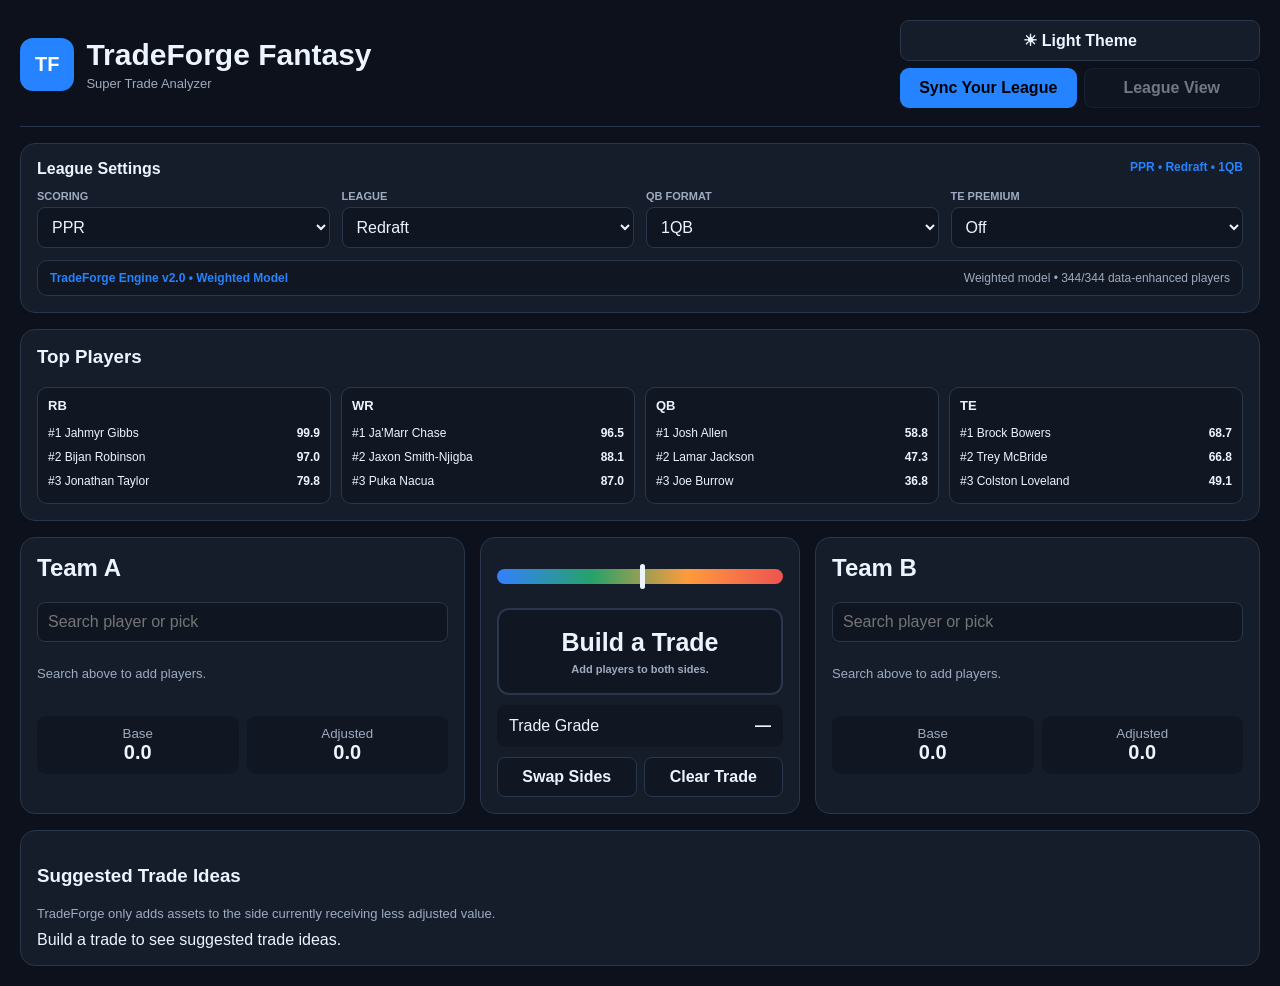
<file: index.html>
<!DOCTYPE html>
<html lang="en" data-theme="dark">
<head>
<meta charset="UTF-8">
<meta name="viewport" content="width=device-width,initial-scale=1">
<title>TradeForge Fantasy</title>

<style>
*{box-sizing:border-box}
:root{--bg:#f4f7fb;--card:#fff;--card2:#eef3f9;--text:#142033;--muted:#68778c;--border:#d8e1ee;--blue:#1976ff;--input:#fff;--sync:#fff}
html[data-theme="dark"]{--bg:#0c111b;--card:#151d2a;--card2:#101722;--text:#eef4ff;--muted:#9eabc0;--border:#29364b;--blue:#2583ff;--input:#0f1622;--sync:#000}
body{margin:0;background:var(--bg);color:var(--text);font-family:Arial,sans-serif}
button,input,select{font:inherit}
button{cursor:pointer}
.wrap{max-width:1400px;margin:auto;padding:20px}
header{display:flex;justify-content:space-between;align-items:center;border-bottom:1px solid var(--border);padding-bottom:18px}
.brand{display:flex;align-items:center;gap:12px}
.logo{background:var(--blue);color:#fff;font-weight:900;font-size:20px;padding:15px;border-radius:13px}
h1{margin:0;font-size:30px}
.sub{color:var(--muted);font-size:13px;margin-top:4px}
.header-buttons{display:flex;flex-direction:column;gap:7px;width:360px}
.header-buttons button{padding:10px;border-radius:9px;font-weight:800}
.sync-actions{display:grid;grid-template-columns:1fr 1fr;gap:7px}
#theme-toggle,#league-view-button{background:var(--card);color:var(--text);border:1px solid var(--border)}
#sync-button{background:var(--blue);color:var(--sync);border:0}
#league-view-button:disabled{opacity:.45;cursor:not-allowed}
.card,.team,.result-card{background:var(--card);border:1px solid var(--border);border-radius:15px;padding:16px;margin-top:16px}
.settings{display:grid;grid-template-columns:repeat(4,1fr);gap:12px}
.setting{display:flex;flex-direction:column;gap:5px}
.setting span{font-size:11px;font-weight:800;color:var(--muted)}
select,input{width:100%;padding:10px;border-radius:8px;border:1px solid var(--border);background:var(--input);color:var(--text)}
.settings-title{display:flex;justify-content:space-between;gap:10px;margin-bottom:12px;font-weight:900}
#mode-label,#sleeper-mode-label{color:var(--blue);font-size:12px}
.engine-strip{display:flex;justify-content:space-between;gap:12px;align-items:center;margin-top:12px;padding:10px 12px;border:1px solid var(--border);border-radius:10px;background:var(--card2);font-size:12px}
.engine-strip strong{color:var(--blue)}
.engine-strip span{color:var(--muted);text-align:right}
.top-grid{display:grid;grid-template-columns:repeat(4,1fr);gap:10px}
.top-box{background:var(--card2);border:1px solid var(--border);border-radius:10px;padding:10px}
.top-box h3{margin:0 0 8px;font-size:13px}
.top-row{display:flex;justify-content:space-between;font-size:12px;padding:5px 0}
.trade-grid{display:grid;grid-template-columns:1fr 320px 1fr;gap:15px;margin-top:16px}
.team{margin-top:0}
.team h2{margin-top:0}
.search-wrap{position:relative}
.results{display:none;position:absolute;left:0;right:0;top:46px;background:var(--card);border:1px solid var(--border);border-radius:9px;z-index:20;max-height:320px;overflow:auto}
.results.show{display:block}
.result-item{padding:9px;border-bottom:1px solid var(--border);cursor:pointer;display:flex;justify-content:space-between;gap:10px}
.result-item:hover{background:var(--card2)}
.player{display:grid;grid-template-columns:1fr auto auto;gap:8px;align-items:center;padding:10px 0;border-bottom:1px solid var(--border)}
.player small,.roster-player small{display:block;color:var(--muted);margin-top:3px}
.remove{border:1px solid var(--border);background:var(--card2);color:var(--text);border-radius:6px}
.totals{display:grid;grid-template-columns:1fr 1fr;gap:8px;margin-top:15px}
.total{background:var(--card2);padding:10px;border-radius:9px;text-align:center}
.total small{display:block;color:var(--muted)}
.total strong{font-size:20px}
.result-card{margin-top:0}
.meter{height:15px;background:linear-gradient(90deg,#3380ff,#26a269,#ff9b3d,#ef5350);border-radius:20px;position:relative;margin:15px 0 24px}
#marker,#sleeper-marker{position:absolute;width:5px;height:25px;background:var(--text);top:-5px;left:50%;border-radius:3px;transition:.2s}
#verdict,#sleeper-verdict{padding:18px;text-align:center;font-size:25px;font-weight:900;border:2px solid var(--border);border-radius:12px;background:var(--card2)}
#verdict small,#sleeper-verdict small{display:block;font-size:11px;color:var(--muted);margin-top:6px}
#verdict.fair,#sleeper-verdict.fair{border-color:#22a06b}
#verdict.slight,#sleeper-verdict.slight{border-color:#e3a008}
#verdict.adv,#sleeper-verdict.adv{border-color:#e87722}
#verdict.major,#sleeper-verdict.major{border-color:#d64545}
.grade{display:flex;justify-content:space-between;padding:12px;background:var(--card2);border-radius:9px;margin-top:10px}
.actions{display:grid;grid-template-columns:1fr 1fr;gap:7px;margin-top:10px}
.actions button,.close{padding:10px;border-radius:8px;border:1px solid var(--border);background:var(--card2);color:var(--text);font-weight:800}
.suggestion{background:var(--card2);border:1px solid var(--border);border-radius:8px;padding:9px;margin-top:7px;font-size:12px}
#sleeper-bar{display:none;border-color:var(--blue)}
.sync-grid{display:grid;grid-template-columns:1fr 1fr;gap:10px;margin-top:12px}
.primary{background:var(--blue);color:#fff;border:0;width:100%;margin-top:10px;padding:10px;border-radius:8px;font-weight:800}
.modal-bg{display:none;position:fixed;inset:0;background:#000b;z-index:100;align-items:center;justify-content:center;padding:15px}
.modal-bg.show{display:flex}
.modal{width:min(550px,100%);background:var(--card);padding:20px;border-radius:15px}
.modal-head{display:flex;justify-content:space-between;gap:10px}
.modal h2{margin-top:0}
#league-wrap{display:none;margin-top:12px}
#status{font-size:12px;color:var(--muted);margin-top:10px}
.page-hidden{display:none!important}
.league-toolbar{display:flex;justify-content:space-between;align-items:center;gap:15px;margin-bottom:16px}
.league-toolbar h2{margin:0}
.league-view-grid{display:grid;grid-template-columns:1fr 1fr;gap:16px}
.roster-card{background:var(--card2);border:1px solid var(--border);border-radius:14px;padding:16px}
.roster-title{display:flex;justify-content:space-between;gap:10px;align-items:flex-start;padding-bottom:12px;border-bottom:1px solid var(--border)}
.roster-title h3{margin:4px 0 0}
.roster-meta{color:var(--muted);font-size:12px}
.roster-list{margin-top:8px}
.roster-player{display:grid;grid-template-columns:1fr auto;gap:10px;align-items:center;padding:11px 0;border-bottom:1px solid var(--border)}
.roster-player:last-child{border-bottom:0}
.roster-value{font-weight:900}
.not-valued{font-size:10px;color:var(--muted)}

@media(max-width:900px){
.trade-grid{grid-template-columns:1fr}
.top-grid,.settings{grid-template-columns:1fr 1fr}
}

@media(max-width:550px){
header{display:block}
.header-buttons{width:100%;margin-top:15px}
.top-grid,.settings,.sync-grid,.league-view-grid{grid-template-columns:1fr}
.league-toolbar{display:block}
.league-toolbar button{width:100%;margin-top:12px}
}
</style>
</head>

<body>

<div class="wrap">

<header>
<div class="brand">
<div class="logo">TF</div>
<div>
<h1>TradeForge Fantasy</h1>
<div class="sub">Super Trade Analyzer</div>
</div>
</div>

<div class="header-buttons">
<button id="theme-toggle">☀ Light Theme</button>
<div class="sync-actions">
<button id="sync-button">Sync Your League</button>
<button id="league-view-button" disabled>League View</button>
</div>
</div>
</header>


<main id="analyzer-page">

<section class="card">
<div class="settings-title">
<span>League Settings</span>
<span id="mode-label"></span>
</div>

<div class="settings">

<label class="setting">
<span>SCORING</span>
<select id="scoring">
<option value="ppr">PPR</option>
<option value="half">0.5 PPR</option>
<option value="standard">No PPR</option>
</select>
</label>

<label class="setting">
<span>LEAGUE</span>
<select id="league">
<option value="redraft">Redraft</option>
<option value="keeper">Keeper</option>
<option value="dynasty">Dynasty</option>
</select>
</label>

<label class="setting">
<span>QB FORMAT</span>
<select id="qb">
<option value="oneqb">1QB</option>
<option value="superflex">Superflex</option>
</select>
</label>

<label class="setting">
<span>TE PREMIUM</span>
<select id="tep">
<option value="off">Off</option>
<option value="half">+0.5 PPR</option>
<option value="full">+1.0 PPR</option>
</select>
</label>

</div>

<div class="engine-strip">
<strong>TradeForge Engine v2.0 • Weighted Model</strong>
<span id="engine-status">Baseline mode</span>
</div>
</section>


<section class="card">
<h3 style="margin-top:0">Top Players</h3>

<div class="top-grid">
<div class="top-box"><h3>RB</h3><div id="top-rb"></div></div>
<div class="top-box"><h3>WR</h3><div id="top-wr"></div></div>
<div class="top-box"><h3>QB</h3><div id="top-qb"></div></div>
<div class="top-box"><h3>TE</h3><div id="top-te"></div></div>
</div>
</section>


<div class="trade-grid">

<section class="team">
<h2>Team A</h2>

<div class="search-wrap">
<input id="search-a" placeholder="Search player or pick" autocomplete="off">
<div id="results-a" class="results"></div>
</div>

<div id="team-a"></div>

<div class="totals">
<div class="total">
<small>Base</small>
<strong id="base-a">0.0</strong>
</div>

<div class="total">
<small>Adjusted</small>
<strong id="adj-a">0.0</strong>
</div>
</div>
</section>


<section class="result-card">
<div class="meter"><div id="marker"></div></div>

<div id="verdict">
Build a Trade
<small>Add players to both sides.</small>
</div>

<div class="grade">
<span>Trade Grade</span>
<strong id="grade">—</strong>
</div>

<div class="actions">
<button id="swap">Swap Sides</button>
<button id="clear">Clear Trade</button>
</div>
</section>


<section class="team">
<h2>Team B</h2>

<div class="search-wrap">
<input id="search-b" placeholder="Search player or pick" autocomplete="off">
<div id="results-b" class="results"></div>
</div>

<div id="team-b"></div>

<div class="totals">
<div class="total">
<small>Base</small>
<strong id="base-b">0.0</strong>
</div>

<div class="total">
<small>Adjusted</small>
<strong id="adj-b">0.0</strong>
</div>
</div>
</section>

</div>


<section class="card">
<h3>Suggested Trade Ideas</h3>

<div class="sub" style="margin-bottom:10px;">
TradeForge only adds assets to the side currently receiving less adjusted value.
</div>

<div id="trade-ideas">
Build a trade to see suggested trade ideas.
</div>
</section>

</main>


<main id="league-page" class="page-hidden">

<section class="card">
<div class="league-toolbar">
<div>
<h2>League View</h2>
<div id="league-page-name" class="sub"></div>
</div>

<button id="back-to-analyzer" class="close">
← Back to Trade Analyzer
</button>
</div>
</section>


<section id="sleeper-bar" class="card">

<div class="settings-title">
<div>
<strong id="sleeper-name">Sleeper League</strong>
<div id="sleeper-info" class="sub"></div>
</div>

<span id="sleeper-mode-label"></span>
</div>


<div class="sync-grid">

<label class="setting">
<span>TEAM A ROSTER</span>
<select id="sleeper-roster-a"></select>
</label>

<label class="setting">
<span>TEAM B ROSTER</span>
<select id="sleeper-roster-b"></select>
</label>

</div>

<button id="disconnect" class="close" style="margin-top:10px">
Disconnect Sleeper
</button>

</section>


<section class="card">

<div class="settings-title">
<span>Sleeper Trade Calculator</span>
<span class="sub">
Uses selected Sleeper rosters; dynasty leagues also include future-pick values
</span>
</div>


<div class="trade-grid">

<section class="team">
<h2>Team A</h2>

<div class="search-wrap">
<input id="sleeper-search-a" placeholder="Search Team A roster" autocomplete="off">
<div id="sleeper-results-a" class="results"></div>
</div>

<div id="sleeper-team-a"></div>

<div class="totals">
<div class="total">
<small>Base</small>
<strong id="sleeper-base-a">0.0</strong>
</div>

<div class="total">
<small>Adjusted</small>
<strong id="sleeper-adj-a">0.0</strong>
</div>
</div>
</section>


<section class="result-card">
<div class="meter"><div id="sleeper-marker"></div></div>

<div id="sleeper-verdict">
Build a Trade
<small>Add players from the synced rosters.</small>
</div>

<div class="grade">
<span>Trade Grade</span>
<strong id="sleeper-grade">—</strong>
</div>

<div class="actions">
<button id="sleeper-swap">Swap Sides</button>
<button id="sleeper-clear">Clear Trade</button>
</div>
</section>


<section class="team">
<h2>Team B</h2>

<div class="search-wrap">
<input id="sleeper-search-b" placeholder="Search Team B roster" autocomplete="off">
<div id="sleeper-results-b" class="results"></div>
</div>

<div id="sleeper-team-b"></div>

<div class="totals">
<div class="total">
<small>Base</small>
<strong id="sleeper-base-b">0.0</strong>
</div>

<div class="total">
<small>Adjusted</small>
<strong id="sleeper-adj-b">0.0</strong>
</div>
</div>
</section>

</div>


<section class="card">
<h3>Suggested Trade Ideas</h3>

<div class="sub" style="margin-bottom:10px;">
TradeForge suggests additional assets from the lower-value team's own roster to add to its side of the trade.
</div>

<div id="sleeper-trade-ideas">
Build a Sleeper trade to see suggested trade ideas.
</div>
</section>

</section>


<section class="card">

<div class="league-view-grid">

<section class="roster-card">

<div class="roster-title">
<div>
<div class="roster-meta">YOUR TEAM</div>
<h3 id="my-team-name">Your Team</h3>
</div>

<div id="my-team-meta" class="roster-meta"></div>
</div>

<div id="my-team-roster" class="roster-list"></div>

</section>


<section class="roster-card">

<label class="setting">
<span>COMPARE WITH TEAM</span>
<select id="opponent-select"></select>
</label>

<div class="roster-title" style="margin-top:15px">
<div>
<div class="roster-meta">OTHER TEAM</div>
<h3 id="opponent-team-name">Team</h3>
</div>

<div id="opponent-team-meta" class="roster-meta"></div>
</div>

<div id="opponent-team-roster" class="roster-list"></div>

</section>

</div>

</section>

</main>

</div>


<div id="modal" class="modal-bg">

<div class="modal">

<div class="modal-head">
<div>
<h2>Sync Your Sleeper League</h2>
<div class="sub">Enter your Sleeper username. No password is needed.</div>
</div>

<button id="modal-close" class="close">×</button>
</div>

<input id="username" placeholder="Sleeper username" autocomplete="off">

<button id="find-leagues" class="primary">
Find My Leagues
</button>

<div id="league-wrap">
<select id="league-picker"></select>

<button id="connect-league" class="primary">
Sync Selected League
</button>
</div>

<div id="status" aria-live="polite"></div>

</div>

</div>


<script>

let teamA=[];
let teamB=[];

let scoringMode="ppr";
let leagueMode="redraft";
let qbMode="oneqb";
let tePremiumMode="off";

let sleeperTeamA=[];
let sleeperTeamB=[];

let sleeperScoringMode="ppr";
let sleeperLeagueMode="redraft";
let sleeperQbMode="oneqb";
let sleeperTePremiumMode="off";

let sleeperCalculationContext=false;

let sleeperUser=null;
let syncedLeague=null;
let syncedRosters=[];
let syncedUsers=[];
let sleeperPlayers={};

let sleeperRosterA="";
let sleeperRosterB="";

let sleeperTrendMarket={};
let sleeperIdByName={};

let tradeForgeFeedMeta=null;


const SUPERSTAR_FACTOR=1.00;

const PACKAGE_WEIGHTS=[
1.00,
0.95,
0.90,
0.85,
0.80,
0.80,
0.80,
0.80
];


const multipliers={
RB:{ppr:1,half:.98,standard:.95},
WR:{ppr:1,half:.96,standard:.91},
TE:{ppr:1,half:.95,standard:.89},
QB:{ppr:1,half:1,standard:1},
K:{ppr:1,half:1,standard:1},
DST:{ppr:1,half:1,standard:1}
};


/* =========================================================
   PLAYER DATABASE
   ========================================================= */

const playerDatabase=[

{rank:1,pos:"RB",name:"Jahmyr Gibbs",redraft:100.0,keeper:100.0,dynasty:100.0},
{rank:2,pos:"RB",name:"Bijan Robinson",redraft:96.7,keeper:97.9,dynasty:100.0},
{rank:3,pos:"WR",name:"Ja'Marr Chase",redraft:96.1,keeper:96.7,dynasty:97.7},
{rank:4,pos:"WR",name:"Puka Nacua",redraft:87.0,keeper:83.4,dynasty:76.8},
{rank:5,pos:"WR",name:"Jaxon Smith-Njigba",redraft:86.8,keeper:88.0,dynasty:90.1},
{rank:6,pos:"WR",name:"Amon-Ra St. Brown",redraft:86.2,keeper:81.6,dynasty:73.0},
{rank:7,pos:"RB",name:"Jonathan Taylor",redraft:80.9,keeper:72.3,dynasty:56.4},
{rank:8,pos:"RB",name:"Christian McCaffrey",redraft:80.4,keeper:67.9,dynasty:44.8},
{rank:9,pos:"WR",name:"CeeDee Lamb",redraft:78.0,keeper:72.3,dynasty:61.7},
{rank:10,pos:"WR",name:"Justin Jefferson",redraft:77.8,keeper:72.8,dynasty:63.4},
{rank:11,pos:"RB",name:"James Cook III",redraft:73.4,keeper:67.8,dynasty:57.4},
{rank:12,pos:"RB",name:"Chase Brown",redraft:73.0,keeper:64.6,dynasty:49.0},
{rank:13,pos:"RB",name:"Ashton Jeanty",redraft:70.5,keeper:68.0,dynasty:63.5},
{rank:14,pos:"RB",name:"Kenneth Walker III",redraft:69.0,keeper:62.6,dynasty:50.7},
{rank:15,pos:"RB",name:"De'Von Achane",redraft:66.4,keeper:63.8,dynasty:58.9},
{rank:16,pos:"RB",name:"Saquon Barkley",redraft:66.3,keeper:58.4,dynasty:43.6},
{rank:17,pos:"RB",name:"Omarion Hampton",redraft:65.6,keeper:64.0,dynasty:61.0},
{rank:18,pos:"TE",name:"Brock Bowers",redraft:65.5,keeper:67.5,dynasty:71.1},
{rank:19,pos:"WR",name:"Drake London",redraft:64.2,keeper:61.0,dynasty:55.1},
{rank:20,pos:"TE",name:"Trey McBride",redraft:64.0,keeper:63.4,dynasty:62.4},
{rank:21,pos:"RB",name:"Derrick Henry",redraft:63.5,keeper:51.5,dynasty:29.1},
{rank:22,pos:"WR",name:"Nico Collins",redraft:62.4,keeper:57.3,dynasty:47.9},
{rank:23,pos:"WR",name:"George Pickens",redraft:62.0,keeper:58.3,dynasty:51.4},
{rank:24,pos:"WR",name:"Chris Olave",redraft:60.3,keeper:55.9,dynasty:47.8},
{rank:25,pos:"WR",name:"Malik Nabers",redraft:57.7,keeper:59.6,dynasty:63.0},
{rank:26,pos:"WR",name:"DeVonta Smith",redraft:57.3,keeper:53.3,dynasty:45.8},
{rank:27,pos:"QB",name:"Josh Allen",redraft:57.1,keeper:59.1,dynasty:62.7},
{rank:28,pos:"WR",name:"Zay Flowers",redraft:56.6,keeper:53.0,dynasty:46.3},
{rank:29,pos:"RB",name:"Jeremiyah Love",redraft:54.9,keeper:57.5,dynasty:62.2},
{rank:30,pos:"WR",name:"Rashee Rice",redraft:53.1,keeper:45.9,dynasty:32.5},
{rank:31,pos:"RB",name:"Javonte Williams",redraft:52.7,keeper:45.7,dynasty:32.8},
{rank:32,pos:"RB",name:"Breece Hall",redraft:51.6,keeper:49.7,dynasty:46.1},
{rank:33,pos:"WR",name:"A.J. Brown",redraft:49.9,keeper:43.8,dynasty:32.5},
{rank:34,pos:"RB",name:"Kyren Williams",redraft:49.5,keeper:43.4,dynasty:32.0},
{rank:35,pos:"WR",name:"Ladd McConkey",redraft:49.3,keeper:48.3,dynasty:46.4},
{rank:36,pos:"WR",name:"Tee Higgins",redraft:48.9,keeper:43.5,dynasty:33.6},
{rank:37,pos:"RB",name:"Travis Etienne Jr.",redraft:48.7,keeper:41.1,dynasty:27.1},
{rank:38,pos:"WR",name:"Garrett Wilson",redraft:48.2,keeper:47.5,dynasty:46.1},
{rank:39,pos:"WR",name:"Emeka Egbuka",redraft:48.2,keeper:48.6,dynasty:49.3},
{rank:40,pos:"TE",name:"Colston Loveland",redraft:48.1,keeper:49.4,dynasty:51.7},
{rank:41,pos:"WR",name:"Tetairoa McMillan",redraft:48.0,keeper:48.4,dynasty:49.1},
{rank:42,pos:"QB",name:"Lamar Jackson",redraft:47.6,keeper:47.0,dynasty:45.9},
{rank:43,pos:"RB",name:"D'Andre Swift",redraft:44.5,keeper:38.8,dynasty:28.2},
{rank:44,pos:"RB",name:"Cam Skattebo",redraft:43.6,keeper:39.2,dynasty:31.1},
{rank:45,pos:"WR",name:"Jaylen Waddle",redraft:43.5,keeper:39.9,dynasty:33.2},
{rank:46,pos:"WR",name:"Luther Burden III",redraft:42.2,keeper:43.4,dynasty:45.7},
{rank:47,pos:"WR",name:"DJ Moore",redraft:41.2,keeper:35.2,dynasty:24.2},
{rank:48,pos:"TE",name:"Tyler Warren",redraft:41.0,keeper:42.9,dynasty:46.5},
{rank:49,pos:"RB",name:"Bucky Irving",redraft:40.7,keeper:37.2,dynasty:30.7},
{rank:50,pos:"RB",name:"David Montgomery",redraft:40.3,keeper:33.6,dynasty:21.3},
{rank:51,pos:"RB",name:"Quinshon Judkins",redraft:39.3,keeper:40.3,dynasty:42.2},
{rank:52,pos:"QB",name:"Joe Burrow",redraft:37.9,keeper:39.6,dynasty:42.7},
{rank:53,pos:"WR",name:"Christian Watson",redraft:37.8,keeper:34.3,dynasty:27.9},
{rank:54,pos:"WR",name:"Davante Adams",redraft:37.5,keeper:30.5,dynasty:17.4},
{rank:55,pos:"WR",name:"Jameson Williams",redraft:37.4,keeper:35.1,dynasty:30.8},
{rank:56,pos:"RB",name:"Jadarian Price",redraft:37.3,keeper:39.6,dynasty:43.9},
{rank:57,pos:"QB",name:"Caleb Williams",redraft:35.7,keeper:38.7,dynasty:44.2},
{rank:58,pos:"RB",name:"Bhayshul Tuten",redraft:35.4,keeper:32.1,dynasty:26.0},
{rank:59,pos:"WR",name:"Mike Evans",redraft:35.4,keeper:29.1,dynasty:17.4},
{rank:60,pos:"WR",name:"Parker Washington",redraft:34.6,keeper:34.1,dynasty:33.3},
{rank:61,pos:"WR",name:"Rome Odunze",redraft:34.6,keeper:34.3,dynasty:33.8},
{rank:62,pos:"QB",name:"Drake Maye",redraft:34.0,keeper:38.6,dynasty:47.2},
{rank:63,pos:"QB",name:"Jalen Hurts",redraft:33.9,keeper:32.5,dynasty:29.8},
{rank:64,pos:"WR",name:"Terry McLaurin",redraft:33.6,keeper:27.8,dynasty:16.9},
{rank:65,pos:"QB",name:"Jayden Daniels",redraft:33.4,keeper:34.9,dynasty:37.8},
{rank:66,pos:"TE",name:"Tucker Kraft",redraft:33.0,keeper:33.0,dynasty:33.0},
{rank:67,pos:"WR",name:"Carnell Tate",redraft:31.6,keeper:35.9,dynasty:43.9},
{rank:68,pos:"WR",name:"Marvin Harrison Jr.",redraft:31.4,keeper:30.0,dynasty:27.3},
{rank:69,pos:"RB",name:"TreVeyon Henderson",redraft:30.6,keeper:30.4,dynasty:29.9},
{rank:70,pos:"QB",name:"Justin Herbert",redraft:30.1,keeper:31.9,dynasty:35.3},
{rank:71,pos:"RB",name:"Rhamondre Stevenson",redraft:29.0,keeper:25.2,dynasty:18.2},
{rank:72,pos:"QB",name:"Trevor Lawrence",redraft:28.4,keeper:30.6,dynasty:34.6},
{rank:73,pos:"RB",name:"Josh Jacobs",redraft:28.0,keeper:23.2,dynasty:14.2},
{rank:74,pos:"TE",name:"Sam LaPorta",redraft:27.8,keeper:27.5,dynasty:26.9},
{rank:75,pos:"QB",name:"Dak Prescott",redraft:27.8,keeper:26.2,dynasty:23.1},
{rank:76,pos:"QB",name:"Jaxson Dart",redraft:27.7,keeper:28.5,dynasty:30.0},
{rank:77,pos:"TE",name:"George Kittle",redraft:27.6,keeper:23.6,dynasty:16.3},
{rank:78,pos:"WR",name:"Brian Thomas Jr.",redraft:27.5,keeper:26.9,dynasty:25.8},
{rank:79,pos:"WR",name:"Wan'Dale Robinson",redraft:27.5,keeper:23.6,dynasty:16.5},
{rank:80,pos:"RB",name:"Jaylen Warren",redraft:27.4,keeper:23.5,dynasty:16.4},
{rank:81,pos:"TE",name:"Kyle Pitts Sr.",redraft:27.1,keeper:26.1,dynasty:24.1},
{rank:82,pos:"TE",name:"Isaiah Likely",redraft:26.6,keeper:24.2,dynasty:19.8},
{rank:83,pos:"WR",name:"De'Zhaun Stribling",redraft:26.5,keeper:24.6,dynasty:21.0},
{rank:84,pos:"WR",name:"Chris Godwin Jr.",redraft:26.3,keeper:22.6,dynasty:15.6},
{rank:85,pos:"WR",name:"Jakobi Meyers",redraft:26.1,keeper:21.6,dynasty:13.2},
{rank:86,pos:"WR",name:"DK Metcalf",redraft:25.9,keeper:22.9,dynasty:17.2},
{rank:87,pos:"TE",name:"Harold Fannin Jr.",redraft:25.9,keeper:26.7,dynasty:28.2},
{rank:88,pos:"WR",name:"Makai Lemon",redraft:25.5,keeper:26.4,dynasty:28.1},
{rank:89,pos:"WR",name:"Alec Pierce",redraft:25.4,keeper:23.8,dynasty:20.8},
{rank:90,pos:"WR",name:"Rashid Shaheed",redraft:25.1,keeper:20.6,dynasty:12.1},
{rank:91,pos:"QB",name:"Bo Nix",redraft:25.0,keeper:26.2,dynasty:28.3},
{rank:92,pos:"WR",name:"Jayden Reed",redraft:24.4,keeper:21.6,dynasty:16.4},
{rank:93,pos:"RB",name:"Zach Charbonnet",redraft:24.3,keeper:21.4,dynasty:16.1},
{rank:94,pos:"WR",name:"Quentin Johnston",redraft:24.2,keeper:21.9,dynasty:17.7},
{rank:95,pos:"WR",name:"Matthew Golden",redraft:24.1,keeper:23.4,dynasty:22.0},
{rank:96,pos:"WR",name:"Jordan Addison",redraft:23.9,keeper:22.4,dynasty:19.7},
{rank:97,pos:"WR",name:"Romeo Doubs",redraft:23.8,keeper:20.2,dynasty:13.6},
{rank:98,pos:"TE",name:"Dalton Kincaid",redraft:23.5,keeper:21.5,dynasty:17.9},
{rank:99,pos:"QB",name:"Brock Purdy",redraft:23.5,keeper:25.0,dynasty:27.8},
{rank:100,pos:"TE",name:"Jake Ferguson",redraft:23.4,keeper:20.2,dynasty:14.4},
{rank:101,pos:"WR",name:"Josh Downs",redraft:23.1,keeper:21.2,dynasty:17.7},
{rank:102,pos:"RB",name:"Jordan Mason",redraft:23.1,keeper:20.0,dynasty:14.3},
{rank:103,pos:"WR",name:"Stefon Diggs",redraft:22.9,keeper:19.1,dynasty:12.1},
{rank:104,pos:"WR",name:"Courtland Sutton",redraft:22.9,keeper:20.0,dynasty:14.6},
{rank:105,pos:"WR",name:"KC Concepcion Jr.",redraft:22.9,keeper:24.6,dynasty:27.9},
{rank:106,pos:"QB",name:"Patrick Mahomes",redraft:22.9,keeper:24.7,dynasty:28.0},
{rank:107,pos:"RB",name:"Blake Corum",redraft:22.8,keeper:21.6,dynasty:19.4},
{rank:108,pos:"WR",name:"Denzel Boston",redraft:22.3,keeper:21.1,dynasty:19.0},
{rank:109,pos:"WR",name:"Jalen McMillan",redraft:21.8,keeper:18.9,dynasty:13.5},
{rank:110,pos:"RB",name:"Jonathon Brooks",redraft:21.7,keeper:20.7,dynasty:18.9},
{rank:111,pos:"WR",name:"Michael Pittman Jr.",redraft:21.7,keeper:19.7,dynasty:16.1},
{rank:112,pos:"WR",name:"Xavier Worthy",redraft:21.6,keeper:19.3,dynasty:14.9},
{rank:113,pos:"RB",name:"Chuba Hubbard",redraft:21.5,keeper:19.9,dynasty:16.9},
{rank:114,pos:"RB",name:"RJ Harvey",redraft:21.5,keeper:19.9,dynasty:16.9},
{rank:115,pos:"WR",name:"Jordyn Tyson",redraft:21.5,keeper:24.8,dynasty:31.0},
{rank:116,pos:"QB",name:"Jordan Love",redraft:21.5,keeper:22.4,dynasty:24.2},
{rank:117,pos:"RB",name:"Tony Pollard",redraft:20.7,keeper:17.8,dynasty:12.3},
{rank:118,pos:"QB",name:"Jared Goff",redraft:20.6,keeper:20.1,dynasty:19.3},
{rank:119,pos:"RB",name:"Kenny Gainwell",redraft:20.4,keeper:17.9,dynasty:13.4},
{rank:120,pos:"QB",name:"Matthew Stafford",redraft:20.1,keeper:17.8,dynasty:13.6},
{rank:121,pos:"QB",name:"Baker Mayfield",redraft:20.1,keeper:19.9,dynasty:19.4},
{rank:122,pos:"RB",name:"Rico Dowdle",redraft:19.5,keeper:18.0,dynasty:15.1},
{rank:123,pos:"WR",name:"Michael Wilson",redraft:18.5,keeper:19.7,dynasty:21.9},
{rank:124,pos:"RB",name:"MarShawn Lloyd",redraft:18.3,keeper:17.0,dynasty:14.6},
{rank:125,pos:"TE",name:"T.J. Hockenson",redraft:17.8,keeper:15.6,dynasty:11.6},
{rank:126,pos:"RB",name:"Jacory Croskey-Merritt",redraft:17.6,keeper:17.3,dynasty:16.8},
{rank:127,pos:"TE",name:"Dallas Goedert",redraft:17.2,keeper:15.7,dynasty:12.8},
{rank:128,pos:"RB",name:"Rachaad White",redraft:17.1,keeper:15.3,dynasty:11.9},
{rank:129,pos:"RB",name:"J.K. Dobbins",redraft:16.9,keeper:16.2,dynasty:14.8},
{rank:130,pos:"QB",name:"C.J. Stroud",redraft:16.4,keeper:17.1,dynasty:18.5},
{rank:131,pos:"WR",name:"Jalen Coker",redraft:15.9,keeper:17.2,dynasty:19.6},
{rank:132,pos:"RB",name:"Chris Rodriguez Jr.",redraft:15.4,keeper:14.2,dynasty:11.9},
{rank:133,pos:"RB",name:"Jonah Coleman",redraft:15.0,keeper:15.3,dynasty:16.0},
{rank:134,pos:"RB",name:"Tyler Allgeier",redraft:14.8,keeper:14.4,dynasty:13.6},
{rank:135,pos:"RB",name:"Kyle Monangai",redraft:14.6,keeper:15.8,dynasty:17.9},
{rank:136,pos:"RB",name:"Keaton Mitchell",redraft:14.6,keeper:13.6,dynasty:11.8},
{rank:137,pos:"QB",name:"Fernando Mendoza",redraft:14.5,keeper:17.9,dynasty:24.3},
{rank:138,pos:"RB",name:"Tyjae Spears",redraft:14.4,keeper:13.4,dynasty:11.4},
{rank:139,pos:"RB",name:"Woody Marks",redraft:12.8,keeper:12.9,dynasty:13.1},
{rank:140,pos:"TE",name:"Juwan Johnson",redraft:12.7,keeper:12.6,dynasty:12.3},
{rank:141,pos:"RB",name:"Tank Bigsby",redraft:12.0,keeper:11.8,dynasty:11.3},
{rank:142,pos:"TE",name:"Travis Kelce",redraft:11.6,keeper:11.5,dynasty:11.2},
{rank:143,pos:"RB",name:"Emmett Johnson",redraft:11.6,keeper:12.2,dynasty:13.3},
{rank:144,pos:"RB",name:"Aaron Jones Sr.",redraft:11.3,keeper:10.8,dynasty:9.9},
{rank:145,pos:"RB",name:"Mike Washington Jr.",redraft:11.3,keeper:12.7,dynasty:15.4},
{rank:146,pos:"RB",name:"Kaelon Black",redraft:11.1,keeper:13.1,dynasty:16.9},
{rank:147,pos:"WR",name:"Adonai Mitchell",redraft:11.1,keeper:11.3,dynasty:11.7},
{rank:148,pos:"WR",name:"Tre Tucker",redraft:10.9,keeper:11.0,dynasty:11.1},
{rank:149,pos:"WR",name:"Deebo Samuel",redraft:10.7,keeper:10.6,dynasty:10.3},
{rank:150,pos:"WR",name:"Khalil Shakir",redraft:10.6,keeper:11.5,dynasty:13.2},
{rank:151,pos:"WR",name:"Jayden Higgins",redraft:10.6,keeper:12.0,dynasty:13.6},
{rank:152,pos:"TE",name:"Mark Andrews",redraft:10.5,keeper:11.0,dynasty:12.0},
{rank:153,pos:"DST",name:"Los Angeles Rams DST",redraft:10.5,keeper:8.9,dynasty:5.8},
{rank:154,pos:"RB",name:"Ray Davis",redraft:10.1,keeper:9.9,dynasty:9.5},
{rank:155,pos:"RB",name:"Brian Robinson Jr.",redraft:10.0,keeper:9.9,dynasty:9.7},
{rank:156,pos:"DST",name:"Houston Texans DST",redraft:10.0,keeper:8.4,dynasty:5.5},
{rank:157,pos:"K",name:"Brandon Aubrey",redraft:10.0,keeper:8.4,dynasty:5.5},
{rank:158,pos:"RB",name:"Alvin Kamara",redraft:9.6,keeper:8.6,dynasty:6.8},
{rank:159,pos:"DST",name:"Seattle Seahawks DST",redraft:9.6,keeper:8.1,dynasty:5.3},
{rank:160,pos:"QB",name:"Tyler Shough",redraft:9.5,keeper:13.6,dynasty:21.2},
{rank:161,pos:"DST",name:"Denver Broncos DST",redraft:9.2,keeper:7.8,dynasty:5.1},
{rank:162,pos:"WR",name:"Keenan Allen",redraft:9.0,keeper:8.1,dynasty:6.4},
{rank:163,pos:"RB",name:"Braelon Allen",redraft:8.9,keeper:9.9,dynasty:11.9},
{rank:164,pos:"WR",name:"Devaughn Vele",redraft:8.8,keeper:8.3,dynasty:7.4},
{rank:165,pos:"RB",name:"Dylan Sampson",redraft:8.7,keeper:9.6,dynasty:11.3},
{rank:166,pos:"WR",name:"Ricky Pearsall",redraft:8.7,keeper:9.2,dynasty:9.9},
{rank:167,pos:"QB",name:"Kyler Murray",redraft:8.6,keeper:10.2,dynasty:13.1},
{rank:168,pos:"QB",name:"Malik Willis",redraft:8.6,keeper:10.2,dynasty:13.2},
{rank:169,pos:"WR",name:"Kayshon Boutte",redraft:8.6,keeper:10.0,dynasty:12.7},
{rank:170,pos:"WR",name:"Dontayvion Wicks",redraft:8.5,keeper:9.6,dynasty:11.6},
{rank:171,pos:"WR",name:"Ja'Kobi Lane",redraft:8.4,keeper:11.1,dynasty:16.2},
{rank:172,pos:"QB",name:"Bryce Young",redraft:8.3,keeper:10.9,dynasty:15.6},
{rank:173,pos:"TE",name:"Terrance Ferguson",redraft:8.2,keeper:10.3,dynasty:14.3},
{rank:174,pos:"WR",name:"Pat Bryant",redraft:8.0,keeper:9.5,dynasty:12.2},
{rank:175,pos:"QB",name:"Jacoby Brissett",redraft:8.0,keeper:8.0,dynasty:7.9},
{rank:176,pos:"WR",name:"Tre' Harris",redraft:7.9,keeper:9.1,dynasty:11.4},
{rank:177,pos:"TE",name:"Hunter Henry",redraft:7.8,keeper:8.4,dynasty:9.6},
{rank:178,pos:"WR",name:"Ryan Flournoy",redraft:7.7,keeper:7.8,dynasty:8.0},
{rank:179,pos:"RB",name:"Nicholas Singleton",redraft:7.6,keeper:9.0,dynasty:11.5},
{rank:180,pos:"RB",name:"Najee Harris",redraft:7.5,keeper:7.2,dynasty:6.6},
{rank:181,pos:"K",name:"Cameron Dicker",redraft:7.5,keeper:6.3,dynasty:4.1},
{rank:182,pos:"WR",name:"Elijah Sarratt",redraft:7.5,keeper:8.4,dynasty:9.6},
{rank:183,pos:"WR",name:"Jalen Nailor",redraft:7.4,keeper:8.3,dynasty:9.9},
{rank:184,pos:"WR",name:"Omar Cooper Jr.",redraft:7.3,keeper:10.7,dynasty:16.9},
{rank:185,pos:"WR",name:"Malachi Fields",redraft:7.2,keeper:10.0,dynasty:15.3},
{rank:186,pos:"DST",name:"Philadelphia Eagles DST",redraft:7.2,keeper:6.1,dynasty:4.0},
{rank:187,pos:"QB",name:"Daniel Jones",redraft:7.1,keeper:9.3,dynasty:13.3},
{rank:188,pos:"TE",name:"Dalton Schultz",redraft:6.9,keeper:7.8,dynasty:9.4},
{rank:189,pos:"QB",name:"Sam Darnold",redraft:6.9,keeper:10.1,dynasty:16.1},
{rank:190,pos:"RB",name:"George Holani",redraft:6.8,keeper:7.0,dynasty:7.4},
{rank:191,pos:"DST",name:"Baltimore Ravens DST",redraft:6.8,keeper:5.7,dynasty:3.7},
{rank:192,pos:"RB",name:"Malik Davis",redraft:6.7,keeper:7.0,dynasty:7.5},
{rank:193,pos:"RB",name:"Demond Claiborne",redraft:6.6,keeper:7.6,dynasty:9.5},
{rank:194,pos:"RB",name:"Trey Benson",redraft:6.6,keeper:4.8,dynasty:2.7},
{rank:195,pos:"K",name:"Chris Boswell",redraft:6.5,keeper:5.5,dynasty:3.6},
{rank:196,pos:"WR",name:"Chris Bell",redraft:6.3,keeper:9.7,dynasty:16.1},
{rank:197,pos:"WR",name:"Jerry Jeudy",redraft:6.3,keeper:7.2,dynasty:8.9},
{rank:198,pos:"TE",name:"Kenyon Sadiq",redraft:6.2,keeper:11.1,dynasty:20.1},
{rank:199,pos:"TE",name:"Chig Okonkwo",redraft:6.1,keeper:7.8,dynasty:11.0},
{rank:200,pos:"TE",name:"David Njoku",redraft:6.1,keeper:6.4,dynasty:6.8},
{rank:201,pos:"TE",name:"Brenton Strange",redraft:6.0,keeper:8.9,dynasty:14.3},
{rank:202,pos:"K",name:"Ka'imi Fairbairn",redraft:6.0,keeper:5.1,dynasty:3.3},
{rank:203,pos:"TE",name:"AJ Barner",redraft:5.9,keeper:8.0,dynasty:12.0},
{rank:204,pos:"RB",name:"Tyrone Tracy Jr.",redraft:5.8,keeper:6.7,dynasty:8.3},
{rank:205,pos:"DST",name:"Green Bay Packers DST",redraft:5.8,keeper:4.9,dynasty:3.2},
{rank:206,pos:"RB",name:"Sean Tucker",redraft:5.7,keeper:6.5,dynasty:8.0},
{rank:207,pos:"RB",name:"Kimani Vidal",redraft:5.6,keeper:6.5,dynasty:8.3},
{rank:208,pos:"WR",name:"Cyrus Allen",redraft:5.5,keeper:7.9,dynasty:12.3},
{rank:209,pos:"WR",name:"Calvin Ridley",redraft:5.5,keeper:5.3,dynasty:5.0},
{rank:210,pos:"QB",name:"Cam Ward",redraft:5.5,keeper:9.5,dynasty:16.9},
{rank:211,pos:"TE",name:"Eli Stowers",redraft:5.5,keeper:9.0,dynasty:13.3},
{rank:212,pos:"WR",name:"Jaylin Noel",redraft:5.4,keeper:7.2,dynasty:10.5},
{rank:213,pos:"DST",name:"Los Angeles Chargers DST",redraft:5.4,keeper:4.6,dynasty:3.0},
{rank:214,pos:"WR",name:"Caleb Douglas",redraft:5.3,keeper:8.4,dynasty:14.2},
{rank:215,pos:"QB",name:"Geno Smith",redraft:5.3,keeper:5.5,dynasty:5.9},
{rank:216,pos:"WR",name:"Malik Washington",redraft:5.2,keeper:7.5,dynasty:11.9},
{rank:217,pos:"DST",name:"Pittsburgh Steelers DST",redraft:5.2,keeper:4.4,dynasty:2.9},
{rank:218,pos:"QB",name:"Aaron Rodgers",redraft:5.2,keeper:5.0,dynasty:4.7},
{rank:219,pos:"TE",name:"Ja'Tavion Sanders",redraft:5.2,keeper:4.3,dynasty:3.1},
{rank:220,pos:"WR",name:"Travis Hunter",redraft:5.1,keeper:7.7,dynasty:12.4},
{rank:221,pos:"K",name:"Harrison Butker",redraft:5.0,keeper:4.2,dynasty:2.8},
{rank:222,pos:"WR",name:"Jauan Jennings",redraft:4.8,keeper:6.3,dynasty:9.1},
{rank:223,pos:"DST",name:"New England Patriots DST",redraft:4.8,keeper:4.0,dynasty:2.6},
{rank:224,pos:"K",name:"Jake Bates",redraft:4.8,keeper:4.0,dynasty:2.6},
{rank:225,pos:"QB",name:"Ty Simpson",redraft:4.8,keeper:10.7,dynasty:17.9},
{rank:226,pos:"WR",name:"Ted Hurst III",redraft:4.7,keeper:7.2,dynasty:11.9},
{rank:227,pos:"RB",name:"Justice Hill",redraft:4.7,keeper:4.9,dynasty:5.4},
{rank:228,pos:"RB",name:"Chris Brooks",redraft:4.6,keeper:5.3,dynasty:6.6},
{rank:229,pos:"TE",name:"Cole Kmet",redraft:4.6,keeper:4.9,dynasty:5.4},
{rank:230,pos:"RB",name:"Kaytron Allen",redraft:4.5,keeper:6.5,dynasty:10.3},
{rank:231,pos:"K",name:"Eddy Pineiro",redraft:4.5,keeper:3.8,dynasty:2.5},
{rank:232,pos:"DST",name:"Minnesota Vikings DST",redraft:4.5,keeper:3.8,dynasty:2.5},
{rank:233,pos:"RB",name:"Kaleb Johnson",redraft:4.4,keeper:6.3,dynasty:9.7},
{rank:234,pos:"RB",name:"James Conner",redraft:4.3,keeper:4.3,dynasty:4.2},
{rank:235,pos:"RB",name:"Isiah Pacheco",redraft:4.3,keeper:5.3,dynasty:7.3},
{rank:236,pos:"RB",name:"Samaje Perine",redraft:4.2,keeper:3.6,dynasty:2.5},
{rank:237,pos:"K",name:"Cam Little",redraft:4.2,keeper:3.5,dynasty:2.3},
{rank:238,pos:"K",name:"Jason Myers",redraft:4.2,keeper:3.5,dynasty:2.3},
{rank:239,pos:"RB",name:"Seth McGowan",redraft:4.1,keeper:5.2,dynasty:7.1},
{rank:240,pos:"RB",name:"Jordan James",redraft:4.1,keeper:5.4,dynasty:7.9},
{rank:241,pos:"WR",name:"Christian Kirk",redraft:4.1,keeper:3.3,dynasty:2.4},
{rank:242,pos:"DST",name:"Jacksonville Jaguars DST",redraft:4.0,keeper:3.4,dynasty:2.2},
{rank:243,pos:"K",name:"Will Reichard",redraft:4.0,keeper:3.4,dynasty:2.2},
{rank:244,pos:"QB",name:"Michael Penix Jr.",redraft:4.0,keeper:5.6,dynasty:8.6},
{rank:245,pos:"QB",name:"Kirk Cousins",redraft:4.0,keeper:4.5,dynasty:5.4},
{rank:246,pos:"QB",name:"Tua Tagovailoa",redraft:3.9,keeper:4.4,dynasty:5.4},
{rank:247,pos:"DST",name:"Kansas City Chiefs DST",redraft:3.8,keeper:3.2,dynasty:2.1},
{rank:248,pos:"WR",name:"Isaac TeSlaa",redraft:3.6,keeper:5.9,dynasty:10.3},
{rank:249,pos:"WR",name:"Rashod Bateman",redraft:3.5,keeper:5.0,dynasty:7.8},
{rank:250,pos:"WR",name:"Zachariah Branch",redraft:3.5,keeper:6.5,dynasty:12.0},
{rank:251,pos:"K",name:"Harrison Mevis",redraft:3.5,keeper:2.9,dynasty:1.9},
{rank:252,pos:"QB",name:"J.J. McCarthy",redraft:3.5,keeper:4.9,dynasty:6.6},
{rank:253,pos:"WR",name:"Chris Brazzell II",redraft:3.5,keeper:5.5,dynasty:7.9},
{rank:254,pos:"WR",name:"Antonio Williams",redraft:3.4,keeper:6.8,dynasty:13.2},
{rank:255,pos:"WR",name:"Darnell Mooney",redraft:3.4,keeper:4.4,dynasty:6.3},
{rank:256,pos:"WR",name:"Cooper Kupp",redraft:3.3,keeper:4.1,dynasty:5.7},
{rank:257,pos:"RB",name:"Emanuel Wilson",redraft:3.2,keeper:3.9,dynasty:5.2},
{rank:258,pos:"K",name:"Tyler Loop",redraft:3.2,keeper:2.7,dynasty:1.8},
{rank:259,pos:"WR",name:"Brandon Aiyuk",redraft:3.2,keeper:1.9,dynasty:0.3},
{rank:260,pos:"TE",name:"Cade Otton",redraft:3.1,keeper:5.0,dynasty:8.5},
{rank:261,pos:"RB",name:"Devin Neal",redraft:3.1,keeper:2.3,dynasty:1.3},
{rank:262,pos:"K",name:"Cairo Santos",redraft:3.0,keeper:2.5,dynasty:1.7},
{rank:263,pos:"TE",name:"Greg Dulcich",redraft:2.9,keeper:5.0,dynasty:8.8},
{rank:264,pos:"TE",name:"Darren Waller",redraft:2.9,keeper:3.1,dynasty:3.6},
{rank:265,pos:"RB",name:"Jaylen Wright",redraft:2.8,keeper:5.0,dynasty:9.0},
{rank:266,pos:"QB",name:"Justin Fields",redraft:2.8,keeper:2.7,dynasty:2.6},
{rank:267,pos:"RB",name:"Kendre Miller",redraft:2.7,keeper:4.1,dynasty:6.6},
{rank:268,pos:"RB",name:"LeQuint Allen Jr.",redraft:2.7,keeper:4.5,dynasty:7.7},
{rank:269,pos:"TE",name:"Max Klare",redraft:2.7,keeper:4.9,dynasty:7.6},
{rank:270,pos:"RB",name:"Jaydon Blue",redraft:2.7,keeper:1.9,dynasty:0.9},
{rank:271,pos:"RB",name:"Isaiah Davis",redraft:2.6,keeper:4.1,dynasty:6.8},
{rank:272,pos:"TE",name:"Pat Freiermuth",redraft:2.6,keeper:5.0,dynasty:9.5},
{rank:273,pos:"WR",name:"Germie Bernard",redraft:2.4,keeper:6.1,dynasty:13.1},
{rank:274,pos:"WR",name:"Jahan Dotson",redraft:2.4,keeper:3.8,dynasty:6.4},
{rank:275,pos:"WR",name:"Bryce Lance",redraft:2.3,keeper:4.1,dynasty:7.4},
{rank:276,pos:"WR",name:"Jack Bech",redraft:2.3,keeper:4.9,dynasty:9.7},
{rank:277,pos:"WR",name:"Tez Johnson",redraft:2.3,keeper:4.1,dynasty:6.3},
{rank:278,pos:"WR",name:"Tyquan Thornton",redraft:2.2,keeper:3.6,dynasty:6.1},
{rank:279,pos:"WR",name:"Joshua Palmer",redraft:2.2,keeper:3.7,dynasty:6.4},
{rank:280,pos:"WR",name:"DeMario Douglas",redraft:2.2,keeper:4.1,dynasty:7.6},
{rank:281,pos:"TE",name:"Mike Gesicki",redraft:2.2,keeper:1.7,dynasty:1.0},
{rank:282,pos:"WR",name:"Keon Coleman",redraft:2.1,keeper:4.6,dynasty:9.3},
{rank:283,pos:"WR",name:"Malik Benson",redraft:2.1,keeper:4.0,dynasty:7.6},
{rank:284,pos:"WR",name:"Calvin Austin III",redraft:2.1,keeper:1.4,dynasty:0.6},
{rank:285,pos:"WR",name:"Xavier Legette",redraft:2.0,keeper:3.5,dynasty:6.3},
{rank:286,pos:"WR",name:"Darius Slayton",redraft:1.7,keeper:2.8,dynasty:4.8},
{rank:287,pos:"WR",name:"Kyle Williams",redraft:1.7,keeper:4.4,dynasty:9.3},
{rank:288,pos:"TE",name:"Michael Mayer",redraft:1.6,keeper:5.1,dynasty:11.6},
{rank:289,pos:"TE",name:"Gunnar Helm",redraft:1.6,keeper:4.5,dynasty:9.9},
{rank:290,pos:"TE",name:"Elijah Arroyo",redraft:1.6,keeper:4.3,dynasty:9.2},
{rank:291,pos:"WR",name:"KaVontae Turpin",redraft:1.5,keeper:1.9,dynasty:2.6},
{rank:292,pos:"TE",name:"Evan Engram",redraft:1.5,keeper:3.0,dynasty:5.7},
{rank:293,pos:"TE",name:"Charlie Kolar",redraft:1.5,keeper:2.7,dynasty:5.0},
{rank:294,pos:"QB",name:"Shedeur Sanders",redraft:1.4,keeper:3.2,dynasty:6.6},
{rank:295,pos:"QB",name:"Deshaun Watson",redraft:1.4,keeper:2.9,dynasty:5.6},
{rank:296,pos:"RB",name:"Kareem Hunt",redraft:1.3,keeper:1.1,dynasty:0.7},
{rank:297,pos:"RB",name:"Ollie Gordon II",redraft:1.3,keeper:3.6,dynasty:7.9},
{rank:298,pos:"RB",name:"Ty Johnson",redraft:1.2,keeper:2.1,dynasty:3.7},
{rank:299,pos:"RB",name:"Brashard Smith",redraft:1.2,keeper:3.0,dynasty:6.3},
{rank:300,pos:"RB",name:"Jacob Saylors",redraft:1.2,keeper:2.4,dynasty:4.7},
{rank:301,pos:"RB",name:"Sione Vaki",redraft:1.2,keeper:1.7,dynasty:2.7},
{rank:302,pos:"RB",name:"Devin Singletary",redraft:1.1,keeper:1.8,dynasty:3.1},
{rank:303,pos:"RB",name:"Adam Randall",redraft:1.1,keeper:3.6,dynasty:8.3},
{rank:304,pos:"QB",name:"Carson Beck",redraft:1.1,keeper:3.6,dynasty:8.2},
{rank:305,pos:"WR",name:"Tory Horton",redraft:1.1,keeper:4.1,dynasty:9.6},
{rank:306,pos:"WR",name:"Kendrick Bourne",redraft:1.0,keeper:1.9,dynasty:3.5},
{rank:307,pos:"WR",name:"Andrei Iosivas",redraft:1.0,keeper:2.5,dynasty:5.2},
{rank:308,pos:"WR",name:"Zavion Thomas",redraft:1.0,keeper:3.9,dynasty:9.3},
{rank:309,pos:"WR",name:"Troy Franklin",redraft:1.0,keeper:4.0,dynasty:9.5},
{rank:310,pos:"WR",name:"Xavier Hutchinson",redraft:0.9,keeper:3.2,dynasty:7.6},
{rank:311,pos:"WR",name:"Tank Dell",redraft:0.9,keeper:4.0,dynasty:9.8},
{rank:312,pos:"WR",name:"Skyler Bell",redraft:0.9,keeper:3.9,dynasty:9.4},
{rank:313,pos:"WR",name:"Brenen Thompson",redraft:0.9,keeper:2.9,dynasty:6.6},
{rank:314,pos:"WR",name:"Elic Ayomanor",redraft:0.8,keeper:3.6,dynasty:8.9},
{rank:315,pos:"WR",name:"Roman Wilson",redraft:0.8,keeper:2.8,dynasty:6.4},
{rank:316,pos:"RB",name:"Roschon Johnson",redraft:0.8,keeper:2.6,dynasty:5.9},
{rank:317,pos:"WR",name:"Marvin Mims Jr.",redraft:0.8,keeper:3.2,dynasty:7.8},
{rank:318,pos:"QB",name:"Garrett Nussmeier",redraft:0.8,keeper:1.2,dynasty:1.6},
{rank:319,pos:"TE",name:"Oscar Delp",redraft:0.8,keeper:3.6,dynasty:7.0},
{rank:320,pos:"RB",name:"Tahj Brooks",redraft:0.7,keeper:2.2,dynasty:5.1},
{rank:321,pos:"WR",name:"Ashton Dulin",redraft:0.7,keeper:0.7,dynasty:0.6},
{rank:322,pos:"WR",name:"Odell Beckham Jr.",redraft:0.7,keeper:0.6,dynasty:0.3},
{rank:323,pos:"TE",name:"Oronde Gadsden II",redraft:0.7,keeper:5.0,dynasty:13.1},
{rank:324,pos:"TE",name:"Colby Parkinson",redraft:0.7,keeper:3.0,dynasty:7.4},
{rank:325,pos:"QB",name:"Drew Allar",redraft:0.7,keeper:4.8,dynasty:9.8},
{rank:326,pos:"TE",name:"Tyler Higbee",redraft:0.7,keeper:0.8,dynasty:0.8},
{rank:327,pos:"TE",name:"Erick All Jr.",redraft:0.6,keeper:2.0,dynasty:4.7},
{rank:328,pos:"RB",name:"Rasheen Ali",redraft:0.6,keeper:1.5,dynasty:3.2},
{rank:329,pos:"RB",name:"DJ Giddens",redraft:0.6,keeper:2.7,dynasty:6.6},
{rank:330,pos:"RB",name:"Bam Knight",redraft:0.6,keeper:1.2,dynasty:2.4},
{rank:331,pos:"QB",name:"Anthony Richardson",redraft:0.6,keeper:3.0,dynasty:5.9},
{rank:332,pos:"QB",name:"Mac Jones",redraft:0.5,keeper:4.4,dynasty:9.1},
{rank:333,pos:"QB",name:"Carson Wentz",redraft:0.5,keeper:0.3,dynasty:0.1},
{rank:334,pos:"QB",name:"Cade Klubnik",redraft:0.4,keeper:3.2,dynasty:6.6},
{rank:335,pos:"QB",name:"Gardner Minshew",redraft:0.3,keeper:0.3,dynasty:0.4},
{rank:336,pos:"QB",name:"Taylen Green",redraft:0.3,keeper:1.6,dynasty:3.1},
{rank:337,pos:"RB",name:"J'Mari Taylor",redraft:0.3,keeper:0.4,dynasty:0.6},
{rank:338,pos:"QB",name:"Drew Lock",redraft:0.2,keeper:1.6,dynasty:3.2},
{rank:339,pos:"TE",name:"Ben Sinnott",redraft:0.2,keeper:0.9,dynasty:1.8},
{rank:340,pos:"RB",name:"Zavier Scott",redraft:0.2,keeper:0.2,dynasty:0.2},
{rank:341,pos:"QB",name:"Cooper Rush",redraft:0.2,keeper:0.2,dynasty:0.1},
{rank:342,pos:"WR",name:"Chimere Dike",redraft:0.2,keeper:3.1,dynasty:6.6},
{rank:343,pos:"WR",name:"Brandin Cooks",redraft:0.1,keeper:0.1,dynasty:0.1},
{rank:344,pos:"WR",name:"Mack Hollins",redraft:0.1,keeper:0.3,dynasty:0.5}

];


/* =========================================================
   DYNASTY PICKS
   ========================================================= */

const picks=[

["2027 Early 1st",52,58],
["2027 Mid 1st",44,50],
["2027 Late 1st",36,42],

["2027 Early 2nd",26,29],
["2027 Mid 2nd",22,25],
["2027 Late 2nd",18,21],

["2027 Early 3rd",13,15],
["2027 Mid 3rd",10,12],
["2027 Late 3rd",7,9],

["2028 Early 1st",47,53],
["2028 Mid 1st",40,46],
["2028 Late 1st",33,39],

["2028 Early 2nd",23,26],
["2028 Mid 2nd",19,22],
["2028 Late 2nd",15,18],

["2028 Early 3rd",11,13],
["2028 Mid 3rd",8,10],
["2028 Late 3rd",5,7]

].map(
(x,i)=>({
rank:1001+i,
name:x[0],
pos:"PICK",
oneqb:x[1],
superflex:x[2]
})
);


const dst={
HOU:"Houston Texans DST",
DEN:"Denver Broncos DST",
SEA:"Seattle Seahawks DST",
LAR:"Los Angeles Rams DST",
PIT:"Pittsburgh Steelers DST",
LAC:"Los Angeles Chargers DST",
NE:"New England Patriots DST",
MIN:"Minnesota Vikings DST",
PHI:"Philadelphia Eagles DST",
GB:"Green Bay Packers DST",
BAL:"Baltimore Ravens DST",
JAC:"Jacksonville Jaguars DST",
KC:"Kansas City Chiefs DST"
};


const $=id=>document.getElementById(id);

const key=p=>
p.sleeperId
||
p.pos+"|"+p.name;

const norm=s=>
String(s||"")
.toLowerCase()
.replace(/[.'’\-]/g,"")
.replace(/\b(jr|sr|ii|iii|iv)\b/g,"")
.replace(/[^a-z0-9]/g,"");

const esc=s=>
String(s??"")
.replace(/&/g,"&amp;")
.replace(/</g,"&lt;")
.replace(/>/g,"&gt;")
.replace(/"/g,"&quot;")
.replace(/'/g,"&#039;");


const assets=()=>{
return leagueMode==="dynasty"
?
playerDatabase.concat(picks)
:
playerDatabase;
};


/* =========================================================
   TRADEFORGE ENGINE
   ========================================================= */

const TRADEFORGE_ENGINE={
enabled:true,

weights:{
performance:.35,
opportunity:.20,
scarcity:.15,
market:.10,
consistency:.10,
availability:.05,
situation:.05
},

performanceInputs:{
projection:.60,
consensus:.25,
recent:.15
},

keeperWeights:{
redraft:.65,
dynasty:.35
},

dynastyYears:{
year1:.50,
year2:.30,
year3:.20
},

replacementRanks:{
QB:15,
RB:36,
WR:42,
TE:15,
K:5,
DST:5
},

scarcityBoost:.75,
eliteCurveExponent:1.10,
marketSignalGap:8,
useSleeperTrendingMarket:false,
useDynamicPickValues:false,
marketAdjustmentMax:.08,
futurePickDiscounts:[1,.91,.84,.78]
};


const tfClamp=(v,min,max)=>
Math.max(min,Math.min(max,v));

const tfRound=v=>
Math.round(v*10)/10;

const tfNum=(v,fallback)=>
Number.isFinite(Number(v))
?
Number(v)
:
fallback;

const tfStoredRawValue=(p,mode)=>
tfNum(p?.[mode],.1);


function tfHasComponentData(obj){

if(!obj){
return false;
}

return [
"performance",
"projection",
"consensus",
"recent",
"upside",
"opportunity",
"roleConfidence",
"scarcity",
"replacement",
"market",
"marketChange",
"marketMomentum",
"consistency",
"consistencyScore",
"availability",
"availabilityScore",
"availabilityValue",
"situation",
"situationScore",
"roleSecurity",
"year1",
"year2",
"year3",
"prospect",
"draftCapital",
"age",
"ageScore",
"nflGames"
].some(
k=>
Number.isFinite(
Number(obj[k])
)
);

}


function tfHasRedraftData(p){
return tfHasComponentData(p.engine?.redraft);
}


function tfHasDynastyData(p){

const e=
p.engine?.dynasty;

return (
tfHasComponentData(e)
||
e?.isRookie===true
);

}


function tfHasAnyEngineData(p){

return (
tfHasRedraftData(p)
||
tfHasDynastyData(p)
||
tfHasComponentData(p.engine?.keeper)
);

}


function tfWeightedSum(c){

const w=
TRADEFORGE_ENGINE.weights;

return (
c.performance*w.performance
+
c.opportunity*w.opportunity
+
c.scarcity*w.scarcity
+
c.market*w.market
+
c.consistency*w.consistency
+
c.availability*w.availability
+
c.situation*w.situation
);

}


function tfTraitValue(
baseline,
trait,
low=.80,
high=1.05
){

if(!Number.isFinite(Number(trait))){
return baseline;
}

const t=
tfClamp(Number(trait),0,100)/100;

return tfClamp(
baseline*(low+(high-low)*t),
.1,
100
);

}


function tfApplyEliteCurve(v){

v=tfClamp(tfNum(v,.1),.1,100);

return tfClamp(
100*Math.pow(
v/100,
TRADEFORGE_ENGINE.eliteCurveExponent
),
.1,
100
);

}


function tfDynastyAgeFactor(pos,age){

if(!Number.isFinite(Number(age))){
return 1;
}

age=Number(age);

if(pos==="RB"){
if(age<=23)return 1.05;
if(age<=25)return 1.02;
if(age===26)return .99;
if(age===27)return .95;
if(age===28)return .90;
return .83;
}

if(pos==="WR"){
if(age<=24)return 1.04;
if(age<=27)return 1.02;
if(age===28)return .99;
if(age===29)return .95;
if(age===30)return .90;
return .84;
}

if(pos==="TE"){
if(age<=25)return 1.03;
if(age<=29)return 1.02;
if(age===30)return .98;
if(age<=32)return .94;
return .88;
}

if(pos==="QB"){
if(age<=25)return 1.03;
if(age<=32)return 1.02;
if(age<=35)return .98;
return .92;
}

return 1;

}


function tfReplacementRank(pos){

let rank=
TRADEFORGE_ENGINE.replacementRanks[pos] ?? 12;

if(
pos==="QB"
&&
qbMode==="superflex"
){
rank=28;
}

if(
pos==="TE"
&&
tePremiumMode!=="off"
){
rank=18;
}

return rank;

}


function tfReplacementRaw(pos,mode){

const list=
playerDatabase
.filter(p=>p.pos===pos)
.map(p=>tfStoredRawValue(p,mode))
.filter(Number.isFinite)
.sort((a,b)=>b-a);

if(!list.length){
return 0;
}

const i=
Math.min(
list.length-1,
Math.max(0,tfReplacementRank(pos)-1)
);

return list[i];

}


function tfScarcityValue(
p,
mode,
anchor,
e={}
){

if(Number.isFinite(Number(e.scarcity))){
return tfClamp(Number(e.scarcity),.1,100);
}

const replacement=
Number.isFinite(Number(e.replacement))
?
Number(e.replacement)
:
tfReplacementRaw(p.pos,mode);

const gap=
anchor-replacement;

return tfClamp(
anchor+gap*TRADEFORGE_ENGINE.scarcityBoost,
.1,
100
);

}


function tfAutoMarketChange(p){

if(
!sleeperCalculationContext
||
!TRADEFORGE_ENGINE.useSleeperTrendingMarket
){
return 0;
}

const id=
p.sleeperId
||
sleeperIdByName[norm(p.name)];

return (
id
&&
Number.isFinite(sleeperTrendMarket[id])
)
?
sleeperTrendMarket[id]
:
0;

}


function tfMarketValue(p,e,baseline){

let market=
Number.isFinite(Number(e?.market))
?
Number(e.market)
:
Number.isFinite(Number(e?.consensus))
?
Number(e.consensus)
:
baseline;

const movement=
Number.isFinite(Number(e?.marketChange))
?
Number(e.marketChange)
:
Number.isFinite(Number(e?.marketMomentum))
?
Number(e.marketMomentum)
:
tfAutoMarketChange(p);

if(Math.abs(movement)<=1){

market*=
1+
tfClamp(
movement,
-TRADEFORGE_ENGINE.marketAdjustmentMax,
TRADEFORGE_ENGINE.marketAdjustmentMax
);

}

return tfClamp(market,.1,100);

}


function tfPerformanceValue(e,baseline){

if(Number.isFinite(Number(e?.performance))){
return tfClamp(Number(e.performance),.1,100);
}

const hasInputs=
[
"projection",
"consensus",
"recent"
].some(
k=>
Number.isFinite(Number(e?.[k]))
);

if(!hasInputs){
return baseline;
}

const w=
TRADEFORGE_ENGINE.performanceInputs;

return tfClamp(
tfNum(e.projection,baseline)*w.projection
+
tfNum(e.consensus,baseline)*w.consensus
+
tfNum(e.recent,baseline)*w.recent,
.1,
100
);

}


function tfOpportunityValue(e,baseline){

if(Number.isFinite(Number(e?.opportunity))){
return tfClamp(Number(e.opportunity),.1,100);
}

if(Number.isFinite(Number(e?.roleSecurity))){
return tfClamp(Number(e.roleSecurity),.1,100);
}

if(Number.isFinite(Number(e?.roleConfidence))){

return tfTraitValue(
baseline,
e.roleConfidence,
.75,
1.08
);

}

return baseline;

}


function tfConsistencyValue(e,baseline){

if(Number.isFinite(Number(e?.consistency))){
return tfClamp(Number(e.consistency),.1,100);
}

if(Number.isFinite(Number(e?.consistencyScore))){

return tfTraitValue(
baseline,
e.consistencyScore,
.80,
1.06
);

}

if(
Number.isFinite(Number(e?.projection))
&&
Number.isFinite(Number(e?.recent))
){

const gap=
Math.abs(
Number(e.projection)
-
Number(e.recent)
);

const score=
tfClamp(
100-gap*2,
35,
100
);

return tfTraitValue(
baseline,
score,
.82,
1.05
);

}

return baseline;

}


function tfAvailabilityValue(e,baseline){

if(Number.isFinite(Number(e?.availabilityValue))){
return tfClamp(Number(e.availabilityValue),.1,100);
}

if(Number.isFinite(Number(e?.availabilityScore))){

return tfClamp(
baseline
*
tfClamp(Number(e.availabilityScore),0,100)
/100,
.1,
100
);

}

if(Number.isFinite(Number(e?.availability))){

const a=
Number(e.availability);

if(a<=1.25){

return tfClamp(
baseline
*
tfClamp(a,0,1),
.1,
100
);

}

return tfClamp(a,.1,100);

}

return baseline;

}


function tfSituationValue(e,baseline){

if(Number.isFinite(Number(e?.situation))){
return tfClamp(Number(e.situation),.1,100);
}

if(Number.isFinite(Number(e?.situationScore))){

return tfTraitValue(
baseline,
e.situationScore,
.80,
1.06
);

}

if(Number.isFinite(Number(e?.roleConfidence))){

return tfTraitValue(
baseline,
e.roleConfidence,
.82,
1.05
);

}

return baseline;

}


function tfRedraftComponents(p){

const baseline=
tfStoredRawValue(p,"redraft");

const e=
p.engine?.redraft || {};

const performance=
tfPerformanceValue(e,baseline);

return{
performance,

opportunity:
tfOpportunityValue(e,baseline),

scarcity:
tfScarcityValue(
p,
"redraft",
performance,
e
),

market:
tfMarketValue(p,e,baseline),

consistency:
tfConsistencyValue(e,baseline),

availability:
tfAvailabilityValue(e,baseline),

situation:
tfSituationValue(e,baseline)
};

}


function tfRedraftRaw(p){

if(!tfHasRedraftData(p)){
return tfStoredRawValue(p,"redraft");
}

return tfClamp(
tfRound(
tfWeightedSum(
tfRedraftComponents(p)
)
),
.1,
100
);

}


function tfDynastyAnchor(p,e,baseline){

const hasYears=
[
"year1",
"year2",
"year3"
].some(k=>Number.isFinite(Number(e?.[k])));

if(!hasYears){
return baseline;
}

const y=
TRADEFORGE_ENGINE.dynastyYears;

return tfClamp(
tfNum(e.year1,baseline)*y.year1
+
tfNum(e.year2,baseline)*y.year2
+
tfNum(e.year3,baseline)*y.year3,
.1,
100
);

}


function tfDynastySituationValue(
p,
e,
baseline
){

if(Number.isFinite(Number(e?.situation))){
return tfClamp(Number(e.situation),.1,100);
}

if(e?.isRookie===true){

return tfClamp(
tfNum(e.prospect,baseline)*.30
+
tfNum(e.draftCapital,baseline)*.25
+
tfNum(e.roleSecurity,baseline)*.25
+
tfNum(e.opportunity,baseline)*.20,
.1,
100
);

}

if(Number.isFinite(Number(e?.roleSecurity))){
return tfClamp(Number(e.roleSecurity),.1,100);
}

return tfSituationValue(e,baseline);

}


function tfDynastyComponents(p){

const baseline=
tfStoredRawValue(p,"dynasty");

const e=
p.engine?.dynasty || {};

const anchor=
tfDynastyAnchor(
p,
e,
baseline
);

let consistency=
baseline;

if(Number.isFinite(Number(e.consistency))){

consistency=
tfClamp(
Number(e.consistency),
.1,
100
);

}

else if(
Number.isFinite(Number(e.year1))
&&
Number.isFinite(Number(e.year2))
&&
Number.isFinite(Number(e.year3))
){

const years=[
Number(e.year1),
Number(e.year2),
Number(e.year3)
];

const spread=
Math.max(...years)
-
Math.min(...years);

consistency=
tfTraitValue(
anchor,
tfClamp(
100-spread*1.5,
35,
100
),
.84,
1.05
);

}

const availabilitySource=
Object.keys(e).length
?
e
:
(p.engine?.redraft || {});

return{

performance:
Number.isFinite(Number(e.performance))
?
tfClamp(Number(e.performance),.1,100)
:
anchor,

opportunity:
tfOpportunityValue(e,anchor),

scarcity:
tfScarcityValue(
p,
"dynasty",
anchor,
e
),

market:
tfMarketValue(p,e,baseline),

consistency,

availability:
tfAvailabilityValue(
availabilitySource,
anchor
),

situation:
tfDynastySituationValue(
p,
e,
anchor
)

};

}


function tfDynastyRaw(p){

if(!tfHasDynastyData(p)){
return tfStoredRawValue(p,"dynasty");
}

const e=
p.engine?.dynasty || {};

let score=
tfWeightedSum(
tfDynastyComponents(p)
);

if(Number.isFinite(Number(e.age))){

score*=
tfDynastyAgeFactor(
p.pos,
Number(e.age)
);

}

return tfClamp(
tfRound(score),
.1,
100
);

}


function tfKeeperRaw(p){

if(!tfHasAnyEngineData(p)){
return tfStoredRawValue(p,"keeper");
}

const direct=
p.engine?.keeper;

if(tfHasComponentData(direct)){

const baseline=
tfStoredRawValue(p,"keeper");

return tfClamp(
tfRound(
tfWeightedSum({

performance:
tfPerformanceValue(direct,baseline),

opportunity:
tfOpportunityValue(direct,baseline),

scarcity:
tfScarcityValue(
p,
"keeper",
baseline,
direct
),

market:
tfMarketValue(p,direct,baseline),

consistency:
tfConsistencyValue(direct,baseline),

availability:
tfAvailabilityValue(direct,baseline),

situation:
tfSituationValue(direct,baseline)

})
),
.1,
100
);

}

const w=
TRADEFORGE_ENGINE.keeperWeights;

return tfClamp(
tfRound(
tfRedraftRaw(p)*w.redraft
+
tfDynastyRaw(p)*w.dynasty
),
.1,
100
);

}


function tfDynamicPickValue(p){

const baseline=
qbMode==="superflex"
?
p.superflex
:
p.oneqb;

if(!TRADEFORGE_ENGINE.useDynamicPickValues){
return baseline;
}

const year=
Number(
String(p.name)
.match(/20\d{2}/)?.[0]
);

if(!year){
return baseline;
}

const upcoming=
new Date().getFullYear()+1;

const yearsOut=
Math.max(
0,
year-upcoming
);

const d=
TRADEFORGE_ENGINE.futurePickDiscounts;

const discount=
d[
Math.min(
yearsOut,
d.length-1
)
]
??
d[d.length-1];

return tfClamp(
tfRound(
baseline*discount
),
.1,
100
);

}


function tfApplyLeagueSettings(
p,
raw,
mode
){

let v=
raw
*
(
multipliers[p.pos]?.[scoringMode]
||
1
);

if(
qbMode==="superflex"
&&
p.pos==="QB"
){

v*=
mode==="dynasty"
?
1.45
:
mode==="keeper"
?
1.40
:
1.35;

}

if(
p.pos==="TE"
&&
tePremiumMode==="half"
){

v*=
v>=75
?
1.10
:
v>=50
?
1.08
:
v>=25
?
1.06
:
1.04;

}

if(
p.pos==="TE"
&&
tePremiumMode==="full"
){

v*=
v>=75
?
1.18
:
v>=50
?
1.14
:
v>=25
?
1.10
:
1.06;

}

return tfClamp(
tfRound(v),
.1,
100
);

}


function legacyValue(p){

if(p.pos==="PICK"){

return qbMode==="superflex"
?
p.superflex
:
p.oneqb;

}

return tfApplyLeagueSettings(
p,
tfStoredRawValue(
p,
leagueMode
),
leagueMode
);

}


function value(p){

if(p.pos==="PICK"){
return tfDynamicPickValue(p);
}

if(
!TRADEFORGE_ENGINE.enabled
||
!tfHasAnyEngineData(p)
){
return legacyValue(p);
}

let raw;

if(leagueMode==="dynasty"){
raw=tfDynastyRaw(p);
}

else if(leagueMode==="keeper"){
raw=tfKeeperRaw(p);
}

else{
raw=tfRedraftRaw(p);
}

raw=
tfApplyEliteCurve(raw);

return tfApplyLeagueSettings(
p,
raw,
leagueMode
);

}


function tfComponentsForMode(
p,
mode=leagueMode
){

if(mode==="dynasty"){
return tfDynastyComponents(p);
}

if(mode==="keeper"){

if(tfHasComponentData(p.engine?.keeper)){

const e=
p.engine.keeper;

const baseline=
tfStoredRawValue(p,"keeper");

return{

performance:
tfPerformanceValue(e,baseline),

opportunity:
tfOpportunityValue(e,baseline),

scarcity:
tfScarcityValue(
p,
"keeper",
baseline,
e
),

market:
tfMarketValue(p,e,baseline),

consistency:
tfConsistencyValue(e,baseline),

availability:
tfAvailabilityValue(e,baseline),

situation:
tfSituationValue(e,baseline)

};

}

const r=
tfRedraftComponents(p);

const d=
tfDynastyComponents(p);

const w=
TRADEFORGE_ENGINE.keeperWeights;

const out={};

[
"performance",
"opportunity",
"scarcity",
"market",
"consistency",
"availability",
"situation"
].forEach(k=>{

out[k]=
r[k]*w.redraft
+
d[k]*w.dynasty;

});

return out;

}

return tfRedraftComponents(p);

}


function updateEngineStatus(){

const live=
playerDatabase
.filter(tfHasAnyEngineData)
.length;

let text=
live
?
`Weighted model • ${live}/${playerDatabase.length} data-enhanced players`
:
`Weighted model ready • ${playerDatabase.length} baseline players`;

if(tradeForgeFeedMeta?.week){
text+=` • Week ${tradeForgeFeedMeta.week}`;
}

$("engine-status").textContent=
text;

}


async function loadTradeForgeFeed(){

try{

const response=
await fetch(
`./tradeforge-data.json?v=${Date.now()}`,
{
cache:"no-store"
}
);

if(!response.ok){
throw new Error(
`Feed HTTP ${response.status}`
);
}

const feed=
await response.json();

tradeForgeFeedMeta=
feed.meta || null;

playerDatabase.forEach(player=>{

const live=
feed.players?.[
norm(player.name)
];

if(live?.engine){
player.engine=
live.engine;
player.liveData=
live;
}

});

renderBoard();
render();

if(
syncedLeague
&&
!(
$("league-page")
.classList
.contains("page-hidden")
)
){
buildLeaguePage();
}

}

catch(error){

console.warn(
"TradeForge live feed unavailable; baseline values remain active.",
error
);

tradeForgeFeedMeta=null;

renderBoard();
render();

}

}


/* =========================================================
   TRADE PACKAGE MATH
   ========================================================= */

function adjustedPlayer(v){
return v<=0 ? 0 : v;
}


function adjustedCore(team){

return team
.map(p=>adjustedPlayer(value(p)))
.sort((a,b)=>b-a)
.reduce(
(t,v,i)=>
t+
v*
(
PACKAGE_WEIGHTS[i]
??
.8
),
0
);

}


function consolidationPremium(
team,
opponent
){

if(
!team?.length
||
!opponent?.length
||
team.length>=opponent.length
){
return 0;
}

const best=
Math.max(
...team.map(p=>value(p))
);

const elite=
tfClamp(
best/100,
0,
1
);

const gap=
opponent.length-team.length;

if(
team.length===1
&&
opponent.length===2
){
return .08+.07*elite;
}

if(
team.length===1
&&
opponent.length>=3
){
return .15+.10*elite;
}

if(gap>=2){
return .15+.10*elite;
}

return .05+.05*elite;

}


function adjusted(
team,
opponent=null
){

let total=
adjustedCore(team);

if(opponent){

total*=
1+
consolidationPremium(
team,
opponent
);

}

return total;

}


function adjustedTradeValues(a,b){

return{
a:adjusted(a,b),
b:adjusted(b,a),
premiumA:consolidationPremium(a,b),
premiumB:consolidationPremium(b,a)
};

}


function base(team){

return team.reduce(
(t,p)=>
t+value(p),
0
);

}


function diff(a,b){

const avg=
(a+b)/2;

return avg
?
Math.abs(a-b)/avg*100
:
0;

}


/* =========================================================
   MODE LABELS
   ========================================================= */

function modeLabel(){

const s=
scoringMode==="ppr"
?
"PPR"
:
scoringMode==="half"
?
"0.5 PPR"
:
"No PPR";

const l=
leagueMode[0].toUpperCase()
+
leagueMode.slice(1);

const q=
qbMode==="superflex"
?
"Superflex"
:
"1QB";

const t=
tePremiumMode==="half"
?
" • TEP +0.5"
:
tePremiumMode==="full"
?
" • TEP +1.0"
:
"";

return `${s} • ${l} • ${q}${t}`;

}


function sleeperModeLabel(){

const s=
sleeperScoringMode==="ppr"
?
"PPR"
:
sleeperScoringMode==="half"
?
"0.5 PPR"
:
"No PPR";

const l=
sleeperLeagueMode[0].toUpperCase()
+
sleeperLeagueMode.slice(1);

const q=
sleeperQbMode==="superflex"
?
"Superflex"
:
"1QB";

const t=
sleeperTePremiumMode==="half"
?
" • TEP +0.5"
:
sleeperTePremiumMode==="full"
?
" • TEP +1.0"
:
"";

return `${s} • ${l} • ${q}${t}`;

}


/* =========================================================
   SLEEPER CONTEXT WRAPPER
   ========================================================= */

function withSleeperModes(fn){

const saved={
scoringMode,
leagueMode,
qbMode,
tePremiumMode,
sleeperCalculationContext
};

scoringMode=
sleeperScoringMode;

leagueMode=
sleeperLeagueMode;

qbMode=
sleeperQbMode;

tePremiumMode=
sleeperTePremiumMode;

sleeperCalculationContext=
true;

try{
return fn();
}

finally{

scoringMode=
saved.scoringMode;

leagueMode=
saved.leagueMode;

qbMode=
saved.qbMode;

tePremiumMode=
saved.tePremiumMode;

sleeperCalculationContext=
saved.sleeperCalculationContext;

}

}


function sleeperValue(p){

return withSleeperModes(
()=>value(p)
);

}


/* =========================================================
   TOP PLAYER BOARD
   ========================================================= */

function renderTop(pos,id){

const top=
playerDatabase
.filter(
p=>
p.pos===pos
&&
Number.isFinite(value(p))
)
.slice()
.sort(
(a,b)=>
value(b)
-
value(a)
||
a.rank-b.rank
)
.slice(0,3);

$(id).innerHTML=
top.length
?
top.map(
(p,i)=>
`
<div class="top-row">
<span>#${i+1} ${esc(p.name)}</span>
<strong>${value(p).toFixed(1)}</strong>
</div>
`
).join("")
:
`
<div class="sub">
No ranked players
</div>
`;

}


function renderBoard(){

$("mode-label").textContent=
modeLabel();

updateEngineStatus();

renderTop("RB","top-rb");
renderTop("WR","top-wr");
renderTop("QB","top-qb");
renderTop("TE","top-te");

}


/* =========================================================
   MAIN CALCULATOR
   ========================================================= */

function renderTeam(side){

const team=
side==="A"
?
teamA
:
teamB;

const box=
$(
side==="A"
?
"team-a"
:
"team-b"
);

if(!team.length){

box.innerHTML=
`
<div class="sub" style="padding:20px 0">
Search above to add players.
</div>
`;

return;

}

box.innerHTML=
team.map(
(p,i)=>
`
<div class="player">

<div>
<strong>${esc(p.name)}</strong>

<small>
${esc(p.pos)}
${p.nflTeam ? " • "+esc(p.nflTeam) : ""}
</small>
</div>

<strong>
${value(p).toFixed(1)}
</strong>

<button
class="remove"
onclick="removePlayer('${side}',${i})"
>
×
</button>

</div>
`
).join("");

}


function removePlayer(side,i){

(
side==="A"
?
teamA
:
teamB
)
.splice(i,1);

render();

}


function render(){

renderTeam("A");
renderTeam("B");
calculate();

}


function calculate(){

const ba=
base(teamA);

const bb=
base(teamB);

const tradeValues=
adjustedTradeValues(
teamA,
teamB
);

const aa=
tradeValues.a;

const ab=
tradeValues.b;

const d=
diff(
aa,
ab
);

$("base-a").textContent=
ba.toFixed(1);

$("base-b").textContent=
bb.toFixed(1);

$("adj-a").textContent=
aa.toFixed(1);

$("adj-b").textContent=
ab.toFixed(1);

$("marker").style.left=
(
aa+ab
?
Math.max(
5,
Math.min(
95,
ab/(aa+ab)*100
)
)
:
50
)
+
"%";

const v=
$("verdict");

v.className="";

if(
!teamA.length
||
!teamB.length
){

v.innerHTML=
`
Build a Trade
<small>Add players to both sides.</small>
`;

$("grade").textContent=
"—";

$("trade-ideas").textContent=
"Build a trade to see suggested trade ideas.";

return;

}

let title;
let cls;

if(d<=5){

title=
"FAIR TRADE";

cls=
"fair";

}

else if(d<=10){

title=
"SLIGHT ADVANTAGE";

cls=
"slight";

}

else if(d<=20){

title=
"ADVANTAGE";

cls=
"adv";

}

else{

title=
"MAJOR ADVANTAGE";

cls=
"major";

}

v.className=
cls;

v.innerHTML=
`
${title}

<small>

${d.toFixed(1)}% difference

${
d>5
?
" • "
+
(
aa>ab
?
"Team A"
:
"Team B"
)
+
" has more adjusted value"
:
""
}

</small>
`;

$("grade").textContent=
d<=5
?
"A+"
:
d<=10
?
"A"
:
d<=20
?
"B"
:
d<=30
?
"C"
:
d<=40
?
"D"
:
"F";

tradeIdeas(
false,
aa,
ab
);

}


/* =========================================================
   MAIN CALCULATOR POOL
   ========================================================= */

function pool(){
return assets();
}


/* =========================================================
   SLEEPER ROSTER ASSETS
   ========================================================= */

function rosterAssets(id){

const r=
syncedRosters
.find(
x=>
String(x.roster_id)
===
String(id)
);

if(!r){
return[];
}

return (
r.players
||
[]
)
.map(
pid=>
matchSleeper(
String(pid)
)
)
.filter(Boolean)
.sort(
(a,b)=>
sleeperValue(b)
-
sleeperValue(a)
);

}


function sleeperSelectedRoster(side){

return side==="A"
?
sleeperRosterA
:
sleeperRosterB;

}


function sleeperPool(side){

const rosterId=
sleeperSelectedRoster(side);

if(
!syncedLeague
||
!rosterId
){
return[];
}

const r=
rosterAssets(rosterId);

return sleeperLeagueMode==="dynasty"
?
r.concat(picks)
:
r;

}


/* =========================================================
   MAIN SUGGESTED TRADE IDEAS
   ========================================================= */

function tradeIdeas(
sleeper,
aa,
ab
){

const box=
$(
sleeper
?
"sleeper-trade-ideas"
:
"trade-ideas"
);

const aTeam=
sleeper
?
sleeperTeamA
:
teamA;

const bTeam=
sleeper
?
sleeperTeamB
:
teamB;

if(
!aTeam.length
||
!bTeam.length
){

box.textContent=
sleeper
?
"Build a Sleeper trade to see suggested trade ideas."
:
"Build a trade to see suggested trade ideas.";

return;

}

const currentPct=
diff(
aa,
ab
);

if(currentPct<=5){

box.innerHTML=
`
<div class="suggestion">

<strong>
No adjustment needed.
</strong>

<br><br>

This trade is already inside the 5% TradeForge fair range.

</div>
`;

return;

}

const losingSide=
aa<ab
?
"A"
:
"B";

const winningSide=
losingSide==="A"
?
"B"
:
"A";

const used=
new Set(
aTeam
.concat(bTeam)
.map(key)
);

let available;

if(sleeper){

const sourceRoster=
winningSide==="A"
?
sleeperRosterA
:
sleeperRosterB;

available=
rosterAssets(
sourceRoster
)
.filter(
p=>
!used.has(key(p))
&&
p.pos!=="PICK"
);

}

else{

available=
assets()
.filter(
p=>
!used.has(key(p))
);

}

if(!available.length){

box.innerHTML=
`
<div class="suggestion">
No additional assets are available for a useful suggestion.
</div>
`;

return;

}


const evaluate=
additions=>{

const newA=
losingSide==="A"
?
aTeam.concat(additions)
:
aTeam;

const newB=
losingSide==="B"
?
bTeam.concat(additions)
:
bTeam;

const pair=
sleeper
?
withSleeperModes(
()=>
adjustedTradeValues(
newA,
newB
)
)
:
adjustedTradeValues(
newA,
newB
);

const newPct=
diff(
pair.a,
pair.b
);

if(
newPct>=currentPct-.25
){
return null;
}

const losingAfter=
losingSide==="A"
?
pair.a
:
pair.b;

const winningAfter=
losingSide==="A"
?
pair.b
:
pair.a;

const overshoot=
losingAfter>winningAfter
?
diff(
losingAfter,
winningAfter
)
:
0;

const fair=
newPct<=5;

const veryClose=
newPct>5
&&
newPct<=8;

const score=
(
fair
?
0
:
veryClose
?
100
:
200
)
+
newPct
+
(additions.length-1)*1.25
+
overshoot*.20;

return{
additions,
pair,
newPct,
fair,
veryClose,
score
};

};


const ideas=[];

available.forEach(
p=>{

const idea=
evaluate([p]);

if(idea){
ideas.push(idea);
}

}
);


const rawGap=
Math.abs(
aa-ab
);

const candidateValue=
p=>
sleeper
?
sleeperValue(p)
:
value(p);

const relevant=
available
.slice()
.sort(
(a,b)=>
Math.abs(
candidateValue(a)-rawGap
)
-
Math.abs(
candidateValue(b)-rawGap
)
)
.slice(
0,
sleeper
?
28
:
55
);


for(
let i=0;
i<relevant.length;
i++
){

for(
let j=i+1;
j<relevant.length;
j++
){

const idea=
evaluate([
relevant[i],
relevant[j]
]);

if(idea){
ideas.push(idea);
}

}

}


const alreadyFair=
ideas.some(
idea=>idea.fair
);

if(!alreadyFair){

const triplePool=
relevant.slice(
0,
sleeper
?
16
:
24
);

for(
let i=0;
i<triplePool.length;
i++
){

for(
let j=i+1;
j<triplePool.length;
j++
){

for(
let k=j+1;
k<triplePool.length;
k++
){

const idea=
evaluate([
triplePool[i],
triplePool[j],
triplePool[k]
]);

if(idea){
ideas.push(idea);
}

}

}

}

}


if(!ideas.length){

box.innerHTML=
`
<div class="suggestion">
TradeForge could not find an additional asset that improves this trade enough to recommend.
</div>
`;

return;

}

ideas.sort(
(a,b)=>
a.score-b.score
);

const finalIdeas=[];
const signatures=
new Set();

for(const idea of ideas){

const signature=
idea.additions
.map(p=>key(p))
.sort()
.join("|");

if(signatures.has(signature)){
continue;
}

signatures.add(signature);

finalIdeas.push(idea);

if(finalIdeas.length>=4){
break;
}

}


box.innerHTML=
finalIdeas
.map(
(idea,i)=>{

const names=
idea.additions
.map(
p=>esc(p.name)
)
.join(" + ");

const status=
idea.fair
?
"FAIR MATCH"
:
idea.veryClose
?
"VERY CLOSE"
:
"BEST AVAILABLE";

const instruction=
sleeper
?
`Team ${winningSide} adds ${names} to Team ${losingSide}`
:
`Add ${names} to Team ${losingSide}`;

return`
<div class="suggestion">

<strong>
Idea ${i+1} — ${status}
</strong>

<br><br>

${instruction}

<br>

New adjusted value:
Team A ${idea.pair.a.toFixed(1)}
vs
Team B ${idea.pair.b.toFixed(1)}

<br>

New difference:
${idea.newPct.toFixed(1)}%

${
idea.fair
?
`
<br>
<strong>
✓ Inside the 5% TradeForge fair range
</strong>
`
:
""
}

</div>
`;

}
)
.join("");

}


/* =========================================================
   MAIN SEARCH
   ========================================================= */

function setupSearch(side){

const input=
$(
side==="A"
?
"search-a"
:
"search-b"
);

const results=
$(
side==="A"
?
"results-a"
:
"results-b"
);

input.oninput=
()=>{

const q=
input.value
.trim()
.toLowerCase();

if(!q){

results.classList.remove("show");
return;

}

const used=
new Set(
teamA
.concat(teamB)
.map(key)
);

const found=
pool(side)
.filter(
p=>
!used.has(key(p))
&&
(
p.name
.toLowerCase()
.includes(q)
||
p.pos
.toLowerCase()
.includes(q)
)
)
.sort(
(a,b)=>
value(b)-value(a)
)
.slice(0,15);

results.innerHTML=
found.length
?
found.map(
(p,i)=>
`
<div
class="result-item"
data-i="${i}"
>

<span>

${esc(p.name)}

<small class="sub">
${esc(p.pos)}
</small>

</span>

<strong>
${value(p).toFixed(1)}
</strong>

</div>
`
).join("")
:
`
<div class="result-item">
<span>No matching players found</span>
</div>
`;

results.classList.add("show");

results
.querySelectorAll("[data-i]")
.forEach(
(el,i)=>
el.onclick=
()=>{

(
side==="A"
?
teamA
:
teamB
)
.push({
...found[i]
});

input.value="";

results.classList.remove("show");

render();

}
);

};

}


/* =========================================================
   MAIN CONTROLS
   ========================================================= */

function applyControls(){

scoringMode=
$("scoring").value;

leagueMode=
$("league").value;

qbMode=
$("qb").value;

tePremiumMode=
$("tep").value;

if(leagueMode!=="dynasty"){

teamA=
teamA.filter(
x=>x.pos!=="PICK"
);

teamB=
teamB.filter(
x=>x.pos!=="PICK"
);

}

renderBoard();
render();

}


[
"scoring",
"league",
"qb",
"tep"
].forEach(
id=>
$(id).onchange=
applyControls
);


/* =========================================================
   MAIN BUTTONS
   ========================================================= */

$("swap").onclick=
()=>{

[
teamA,
teamB
]
=
[
teamB,
teamA
];

render();

};


$("clear").onclick=
()=>{

teamA=[];
teamB=[];

render();

};


/* =========================================================
   THEME
   ========================================================= */

$("theme-toggle").onclick=
()=>{

const html=
document.documentElement;

const next=
html.dataset.theme==="dark"
?
"light"
:
"dark";

html.dataset.theme=
next;

$("theme-toggle").textContent=
next==="dark"
?
"☀ Light Theme"
:
"☾ Dark Theme";

};


setupSearch("A");
setupSearch("B");


/* =========================================================
   SLEEPER TRADE CALCULATOR
   ========================================================= */

function renderSleeperTeam(side){

const team=
side==="A"
?
sleeperTeamA
:
sleeperTeamB;

const box=
$(
side==="A"
?
"sleeper-team-a"
:
"sleeper-team-b"
);

if(!team.length){

box.innerHTML=
`
<div class="sub" style="padding:20px 0">
Search the selected Sleeper roster above to add players.
</div>
`;

return;

}

box.innerHTML=
team.map(
(p,i)=>
`
<div class="player">

<div>
<strong>
${esc(p.name)}
</strong>

<small>
${esc(p.pos)}
${p.nflTeam ? " • "+esc(p.nflTeam) : ""}
</small>
</div>

<strong>
${sleeperValue(p).toFixed(1)}
</strong>

<button
class="remove"
onclick="removeSleeperPlayer('${side}',${i})"
>
×
</button>

</div>
`
).join("");

}


function removeSleeperPlayer(
side,
i
){

(
side==="A"
?
sleeperTeamA
:
sleeperTeamB
)
.splice(i,1);

renderSleeper();

}


function renderSleeper(){

renderSleeperTeam("A");
renderSleeperTeam("B");
sleeperCalculate();

}


function sleeperCalculate(){

withSleeperModes(
()=>{

const ba=
base(
sleeperTeamA
);

const bb=
base(
sleeperTeamB
);

const tradeValues=
adjustedTradeValues(
sleeperTeamA,
sleeperTeamB
);

const aa=
tradeValues.a;

const ab=
tradeValues.b;

const d=
diff(
aa,
ab
);

$("sleeper-base-a").textContent=
ba.toFixed(1);

$("sleeper-base-b").textContent=
bb.toFixed(1);

$("sleeper-adj-a").textContent=
aa.toFixed(1);

$("sleeper-adj-b").textContent=
ab.toFixed(1);

$("sleeper-marker").style.left=
(
aa+ab
?
Math.max(
5,
Math.min(
95,
ab/(aa+ab)*100
)
)
:
50
)
+
"%";

const v=
$("sleeper-verdict");

v.className="";

if(
!sleeperTeamA.length
||
!sleeperTeamB.length
){

v.innerHTML=
`
Build a Trade

<small>
Add players from both synced rosters.
</small>
`;

$("sleeper-grade").textContent=
"—";

$("sleeper-trade-ideas").textContent=
"Build a Sleeper trade to see suggested trade ideas.";

return;

}

let title;
let cls;

if(d<=5){

title=
"FAIR TRADE";

cls=
"fair";

}

else if(d<=10){

title=
"SLIGHT ADVANTAGE";

cls=
"slight";

}

else if(d<=20){

title=
"ADVANTAGE";

cls=
"adv";

}

else{

title=
"MAJOR ADVANTAGE";

cls=
"major";

}

v.className=
cls;

v.innerHTML=
`
${title}

<small>

${d.toFixed(1)}% difference

${
d>5
?
" • "
+
(
aa>ab
?
"Team A"
:
"Team B"
)
+
" has more adjusted value"
:
""
}

</small>
`;

$("sleeper-grade").textContent=
d<=5
?
"A+"
:
d<=10
?
"A"
:
d<=20
?
"B"
:
d<=30
?
"C"
:
d<=40
?
"D"
:
"F";


/*
SLEEPER NOW USES ITS OWN DEDICATED
SUGGESTION LOGIC.
*/

sleeperTradeIdeas(
aa,
ab
);

}
);

}


/* =========================================================
   SLEEPER SUGGESTED TRADE IDEAS
   ========================================================= */

function sleeperTradeIdeas(
aa,
ab
){

const box=
$("sleeper-trade-ideas");


/*
aa and ab are the exact adjusted values
shown on the Sleeper calculator.

If Team A has more value:
Team B is the team that needs to add.

If Team B has more value:
Team A is the team that needs to add.
*/

if(
!sleeperTeamA.length
||
!sleeperTeamB.length
){

box.textContent=
"Build a Sleeper trade to see suggested trade ideas.";

return;

}


const currentDifference=
diff(
aa,
ab
);


if(
currentDifference<=5
){

box.innerHTML=
`
<div class="suggestion">

<strong>
No adjustment needed.
</strong>

<br><br>

This trade is already inside the 5% TradeForge fair range.

</div>
`;

return;

}


/* =========================================================
   DETERMINE THE SIDE THAT NEEDS MORE VALUE
   ========================================================= */

/*
EXAMPLE:

Team A = 90
Team B = 60

Team B is lower.

Therefore:
- search Team B's roster
- add a Team B player
- add that player to Team B's trade package

We NEVER search Team A's roster in this situation.
*/

const weakerSide=
aa>ab
?
"B"
:
"A";


const strongerSide=
weakerSide==="A"
?
"B"
:
"A";


const weakerRosterId=
weakerSide==="A"
?
sleeperRosterA
:
sleeperRosterB;


const used=
new Set(
sleeperTeamA
.concat(
sleeperTeamB
)
.map(
key
)
);


/* =========================================================
   ONLY SEARCH THE WEAKER TEAM'S ACTUAL ROSTER
   ========================================================= */

const available=
rosterAssets(
weakerRosterId
)
.filter(
p=>
!used.has(
key(p)
)
&&
p.pos!=="PICK"
);


if(
!available.length
){

box.innerHTML=
`
<div class="suggestion">

<strong>
Team ${weakerSide} needs more value.
</strong>

<br><br>

TradeForge could not find another valued player on Team ${weakerSide}'s roster to add to the trade.

</div>
`;

return;

}


const assetValue=
p=>
sleeperValue(p);


/* =========================================================
   TEST AN ADDITION
   ========================================================= */

const evaluate=
additions=>{


/*
ONLY add suggestions to the weaker side.
*/

const newA=
weakerSide==="A"
?
sleeperTeamA.concat(
additions
)
:
sleeperTeamA;


const newB=
weakerSide==="B"
?
sleeperTeamB.concat(
additions
)
:
sleeperTeamB;


/*
Recalculate the entire trade using the
actual Sleeper league settings.
*/

const recalculated=
withSleeperModes(
()=>
adjustedTradeValues(
newA,
newB
)
);


const newDifference=
diff(
recalculated.a,
recalculated.b
);


/*
Reject any suggestion that makes the
trade worse or leaves it unchanged.
*/

if(
newDifference>=currentDifference
){

return null;

}


const fair=
newDifference<=5;


const close=
newDifference>5
&&
newDifference<=10;


const weakerAfter=
weakerSide==="A"
?
recalculated.a
:
recalculated.b;


const strongerAfter=
weakerSide==="A"
?
recalculated.b
:
recalculated.a;


const crossed=
weakerAfter>
strongerAfter;


return{

additions,

recalculated,

newDifference,

fair,

close,

crossed,

improvement:
currentDifference-newDifference

};

};


/* =========================================================
   BUILD POSSIBLE IDEAS
   ========================================================= */

const ideas=[];


/* ONE PLAYER */

available.forEach(
player=>{

const idea=
evaluate(
[player]
);

if(
idea
){

ideas.push(
idea
);

}

}
);


/*
Use the current value gap to focus
combination searches around useful assets.
*/

const valueGap=
Math.abs(
aa-ab
);


const relevant=
available
.slice()
.sort(
(a,b)=>

Math.abs(
assetValue(a)-valueGap
)

-

Math.abs(
assetValue(b)-valueGap
)

)
.slice(
0,
30
);


/* TWO PLAYERS */

for(
let i=0;
i<relevant.length;
i++
){

for(
let j=i+1;
j<relevant.length;
j++
){

const idea=
evaluate(
[
relevant[i],
relevant[j]
]
);

if(
idea
){

ideas.push(
idea
);

}

}

}


/*
Only test three-player additions if
one- and two-player ideas did not already
find something inside the fair range.
*/

const alreadyHasFair=
ideas.some(
idea=>
idea.fair
);


if(
!alreadyHasFair
){

const triplePool=
relevant.slice(
0,
16
);


for(
let i=0;
i<triplePool.length;
i++
){

for(
let j=i+1;
j<triplePool.length;
j++
){

for(
let k=j+1;
k<triplePool.length;
k++
){

const idea=
evaluate(
[
triplePool[i],
triplePool[j],
triplePool[k]
]
);

if(
idea
){

ideas.push(
idea
);

}

}

}

}

}


/* =========================================================
   NOTHING USEFUL FOUND
   ========================================================= */

if(
!ideas.length
){

box.innerHTML=
`
<div class="suggestion">

<strong>
Team ${weakerSide} needs more value.
</strong>

<br><br>

TradeForge could not find an additional player or combination from Team ${weakerSide}'s roster that improves the trade.

</div>
`;

return;

}


/* =========================================================
   RANK THE IDEAS
   ========================================================= */

/*
Ranking priority:

1. Anything inside the 5% fair range.
2. Inside the fair range, prefer fewer players.
3. Then prefer the smallest difference.
4. Outside fair range, closest outcome first.
5. If outcomes are nearly equal, prefer fewer players.
*/

ideas.sort(
(a,b)=>{

if(
a.fair!==b.fair
){

return a.fair
?
-1
:
1;

}


if(
a.fair
&&
b.fair
){

if(
a.additions.length
!==
b.additions.length
){

return a.additions.length
-
b.additions.length;

}

return a.newDifference
-
b.newDifference;

}


if(
a.close!==b.close
){

return a.close
?
-1
:
1;

}


if(
Math.abs(
a.newDifference
-
b.newDifference
)
>
.25
){

return a.newDifference
-
b.newDifference;

}


return a.additions.length
-
b.additions.length;

}
);


/* =========================================================
   REMOVE DUPLICATES / WEAK IDEAS
   ========================================================= */

const finalIdeas=[];

const seen=
new Set();


for(
const idea of ideas
){

const signature=
idea.additions
.map(
p=>key(p)
)
.sort()
.join("|");


if(
seen.has(
signature
)
){

continue;

}


seen.add(
signature
);


/*
If an idea isn't fair, it needs to improve
the trade by at least 2 percentage points
to be worth showing.
*/

if(
!idea.fair
&&
idea.improvement<2
){

continue;

}


finalIdeas.push(
idea
);


if(
finalIdeas.length>=3
){

break;

}

}


/* =========================================================
   NO REASONABLE FINAL IDEA
   ========================================================= */

if(
!finalIdeas.length
){

box.innerHTML=
`
<div class="suggestion">

<strong>
Team ${weakerSide} needs more value.
</strong>

<br><br>

TradeForge could not find a reasonable addition from Team ${weakerSide}'s roster that gets the trade close enough to recommend.

</div>
`;

return;

}


/* =========================================================
   DISPLAY
   ========================================================= */

box.innerHTML=
finalIdeas
.map(
(
idea,
index
)=>{

const names=
idea.additions
.map(
p=>esc(
p.name
)
)
.join(
" + "
);


const label=
idea.fair
?
"FAIR MATCH"
:
idea.close
?
"VERY CLOSE"
:
"BEST AVAILABLE";


return`
<div class="suggestion">

<strong>
Idea ${index+1} — ${label}
</strong>

<br><br>

<strong>
Team ${weakerSide} adds ${names} to Team ${weakerSide}'s side of the trade.
</strong>

<br><br>

Current trade:

<br>

Team A ${aa.toFixed(1)}
vs
Team B ${ab.toFixed(1)}

<br><br>

After suggestion:

<br>

Team A ${idea.recalculated.a.toFixed(1)}
vs
Team B ${idea.recalculated.b.toFixed(1)}

<br><br>

Difference improves from
${currentDifference.toFixed(1)}%
to
${idea.newDifference.toFixed(1)}%.

${
idea.fair
?
`
<br><br>

<strong>
✓ Inside the 5% TradeForge fair range
</strong>
`
:
""
}

</div>
`;

}
)
.join("");

}


/* =========================================================
   SLEEPER SEARCH
   ========================================================= */

function setupSleeperSearch(side){

const input=
$(
side==="A"
?
"sleeper-search-a"
:
"sleeper-search-b"
);

const results=
$(
side==="A"
?
"sleeper-results-a"
:
"sleeper-results-b"
);

input.oninput=
()=>{

const q=
input.value
.trim()
.toLowerCase();

if(!q){

results.classList.remove("show");
return;

}

const used=
new Set(
sleeperTeamA
.concat(
sleeperTeamB
)
.map(key)
);

const found=
sleeperPool(side)
.filter(
p=>
!used.has(key(p))
&&
(
p.name
.toLowerCase()
.includes(q)
||
p.pos
.toLowerCase()
.includes(q)
)
)
.sort(
(a,b)=>
sleeperValue(b)
-
sleeperValue(a)
)
.slice(0,15);

results.innerHTML=
found.length
?
found.map(
(p,i)=>
`
<div
class="result-item"
data-i="${i}"
>

<span>

${esc(p.name)}

<small class="sub">
${esc(p.pos)}
</small>

</span>

<strong>
${sleeperValue(p).toFixed(1)}
</strong>

</div>
`
).join("")
:
`
<div class="result-item">
<span>No matching players found on this roster</span>
</div>
`;

results.classList.add("show");

results
.querySelectorAll("[data-i]")
.forEach(
(el,i)=>
el.onclick=
()=>{

(
side==="A"
?
sleeperTeamA
:
sleeperTeamB
)
.push({
...found[i]
});

input.value="";

results.classList.remove("show");

renderSleeper();

}
);

};

}


setupSleeperSearch("A");
setupSleeperSearch("B");


/* =========================================================
   SLEEPER BUTTONS
   ========================================================= */

$("sleeper-swap").onclick=
()=>{

[
sleeperTeamA,
sleeperTeamB
]
=
[
sleeperTeamB,
sleeperTeamA
];

[
sleeperRosterA,
sleeperRosterB
]
=
[
sleeperRosterB,
sleeperRosterA
];

if(syncedLeague){

$("sleeper-roster-a").value=
sleeperRosterA;

$("sleeper-roster-b").value=
sleeperRosterB;

}

renderSleeper();

};


$("sleeper-clear").onclick=
()=>{

sleeperTeamA=[];
sleeperTeamB=[];

renderSleeper();

};


/* =========================================================
   LEAGUE ROSTER VIEW
   ========================================================= */

function getMyRosterId(){

const mine=
syncedRosters
.find(
r=>
String(r.owner_id)
===
String(sleeperUser?.user_id)
);

return mine
?
String(mine.roster_id)
:
String(
sleeperRosterA
||
""
);

}


function getSleeperRosterPlayer(id){

id=
String(id);

const matched=
matchSleeper(id);

if(matched){

return{
name:matched.name,
pos:matched.pos,
team:matched.nflTeam || "",
tradePlayer:matched
};

}

const sp=
sleeperPlayers[id];

if(!sp){
return null;
}

return{

name:
sp.full_name
||
[
sp.first_name,
sp.last_name
]
.filter(Boolean)
.join(" ")
||
"Unknown Player",

pos:
sp.position || "",

team:
sp.team || "",

tradePlayer:null

};

}


function renderLeagueRoster(
rosterId,
listId,
nameId,
metaId
){

const roster=
syncedRosters
.find(
r=>
String(r.roster_id)
===
String(rosterId)
);

if(!roster){

$(nameId).textContent=
"Roster Not Found";

$(metaId).textContent="";

$(listId).innerHTML="";

return;

}

const players=
(
roster.players || []
)
.map(getSleeperRosterPlayer)
.filter(Boolean)
.sort(
(a,b)=>{

const bv=
b.tradePlayer
?
sleeperValue(b.tradePlayer)
:
-1;

const av=
a.tradePlayer
?
sleeperValue(a.tradePlayer)
:
-1;

return bv-av;

}
);

const valued=
players.filter(
p=>p.tradePlayer
);

const total=
valued.reduce(
(t,p)=>
t+
sleeperValue(p.tradePlayer),
0
);

$(nameId).textContent=
rosterName(roster);

$(metaId).textContent=
`${players.length} players • ${valued.length} valued • ${total.toFixed(1)} value`;

$(listId).innerHTML=
players
.map(
p=>{

const val=
p.tradePlayer
?
sleeperValue(p.tradePlayer).toFixed(1)
:
"—";

const info=
[
p.pos,
p.team
]
.filter(Boolean)
.join(" • ");

return`
<div class="roster-player">

<div>

<strong>
${esc(p.name)}
</strong>

<small>
${esc(info)}
</small>

${
p.tradePlayer
?
""
:
`
<div class="not-valued">
Not yet in TradeForge database
</div>
`
}

</div>

<div class="roster-value">
${val}
</div>

</div>
`;

}
)
.join("");

}


function buildLeaguePage(){

if(!syncedLeague){
return;
}

$("league-page-name").textContent=
syncedLeague.name
+
" • "
+
sleeperModeLabel();

const mine=
getMyRosterId();

renderLeagueRoster(
mine,
"my-team-roster",
"my-team-name",
"my-team-meta"
);

const opponents=
syncedRosters
.filter(
r=>
String(r.roster_id)
!==
String(mine)
);

const current=
$("opponent-select").value;

$("opponent-select").innerHTML=
opponents
.map(
r=>
`
<option value="${r.roster_id}">
${esc(rosterName(r))}
</option>
`
)
.join("");

let opponent=
current;

if(
!opponents.some(
r=>
String(r.roster_id)
===
String(opponent)
)
){

opponent=
opponents[0]
?
String(opponents[0].roster_id)
:
"";

}

if(opponent){

$("opponent-select").value=
opponent;

renderLeagueRoster(
opponent,
"opponent-team-roster",
"opponent-team-name",
"opponent-team-meta"
);

}

else{

$("opponent-team-name").textContent=
"No Other Team";

$("opponent-team-meta").textContent="";

$("opponent-team-roster").innerHTML="";

}

$("sleeper-name").textContent=
syncedLeague.name
||
"Sleeper League";

$("sleeper-info").textContent=
"Sleeper league settings are isolated from the main calculator.";

$("sleeper-mode-label").textContent=
sleeperModeLabel();

renderSleeper();

}


$("opponent-select").onchange=
e=>
renderLeagueRoster(
e.target.value,
"opponent-team-roster",
"opponent-team-name",
"opponent-team-meta"
);


/* =========================================================
   PAGE NAVIGATION
   ========================================================= */

function setPage(page){

if(
page==="league"
&&
!syncedLeague
){

page=
"analyzer";

}

$("analyzer-page")
.classList
.toggle(
"page-hidden",
page!=="analyzer"
);

$("league-page")
.classList
.toggle(
"page-hidden",
page!=="league"
);

if(page==="league"){
buildLeaguePage();
}

window.scrollTo(0,0);

}


$("league-view-button").onclick=
()=>{

if(syncedLeague){

location.hash=
"league";

setPage(
"league"
);

}

};


$("back-to-analyzer").onclick=
()=>{

location.hash=
"analyzer";

setPage(
"analyzer"
);

};


window.addEventListener(
"hashchange",
()=>{

setPage(
location.hash==="#league"
?
"league"
:
"analyzer"
);

}
);


/* =========================================================
   SLEEPER SYNC
   ========================================================= */

const modal=
$("modal");


$("sync-button").onclick=
()=>{

modal.classList.add("show");

};


$("modal-close").onclick=
()=>{

modal.classList.remove("show");

};


async function fetchJSON(url){

const r=
await fetch(url);

if(!r.ok){

throw new Error(
"Sleeper request failed ("
+
r.status
+
")."
);

}

return r.json();

}


async function fetchJSONSafe(
url,
fallback=[]
){

try{

return await fetchJSON(url);

}

catch{

return fallback;

}

}


/* =========================================================
   FIND LEAGUES
   ========================================================= */

$("find-leagues").onclick=
async()=>{

const username=
$("username")
.value
.trim();

if(!username){

$("status").textContent=
"Enter your Sleeper username.";

return;

}

$("status").textContent=
"Finding your leagues...";

try{

sleeperUser=
await fetchJSON(
"https://api.sleeper.app/v1/user/"
+
encodeURIComponent(username)
);

if(!sleeperUser?.user_id){

throw new Error(
"Username not found."
);

}

const state=
await fetchJSON(
"https://api.sleeper.app/v1/state/nfl"
);

const season=
state.league_season
||
state.season;

const leagues=
await fetchJSON(
`https://api.sleeper.app/v1/user/${sleeperUser.user_id}/leagues/nfl/${season}`
);

if(
!Array.isArray(leagues)
||
!leagues.length
){

throw new Error(
"No NFL leagues found for the current Sleeper season."
);

}

$("league-picker").innerHTML=
leagues
.map(
l=>
`
<option value="${l.league_id}">
${esc(l.name)}
</option>
`
)
.join("");

$("league-wrap").style.display=
"block";

$("status").textContent=
`Found ${leagues.length} league${leagues.length===1?"":"s"}.`;

}

catch(e){

$("status").textContent=
e.message
||
"Unable to find Sleeper leagues.";

}

};


/* =========================================================
   CONNECT LEAGUE
   ========================================================= */

$("connect-league").onclick=
async()=>{

const id=
$("league-picker").value;

if(!id){

$("status").textContent=
"Choose a league first.";

return;

}

$("status").textContent=
"Syncing league...";

try{

[
syncedLeague,
syncedRosters,
syncedUsers,
sleeperPlayers
]
=
await Promise.all([

fetchJSON(
`https://api.sleeper.app/v1/league/${id}`
),

fetchJSON(
`https://api.sleeper.app/v1/league/${id}/rosters`
),

fetchJSON(
`https://api.sleeper.app/v1/league/${id}/users`
),

fetchJSON(
"https://api.sleeper.app/v1/players/nfl?active=true"
)

]);

applySleeperSettings();

buildSleeperRosterSelectors();

buildSleeperNameMap();

sleeperTeamA=[];
sleeperTeamB=[];

$("sleeper-name").textContent=
syncedLeague.name
||
"Sleeper League";

$("sleeper-info").textContent=
"Sleeper league settings are isolated from the main calculator.";

$("sleeper-mode-label").textContent=
sleeperModeLabel();

$("sleeper-bar").style.display=
"block";

$("sync-button").textContent=
"Sleeper Synced ✓";

$("league-view-button").disabled=
false;

modal.classList.remove("show");

renderSleeper();

location.hash=
"league";

setPage(
"league"
);

if(
TRADEFORGE_ENGINE.useSleeperTrendingMarket
){

refreshSleeperTrends();

}

}

catch(e){

$("status").textContent=
e.message
||
"Unable to sync this Sleeper league.";

}

};


/* =========================================================
   APPLY SLEEPER SETTINGS
   ========================================================= */

function applySleeperSettings(){

const s=
syncedLeague?.scoring_settings
||
{};

const rp=
syncedLeague?.roster_positions
||
[];

const set=
syncedLeague?.settings
||
{};

const rec=
Number(
s.rec
||
0
);

const te=
Number(
s.bonus_rec_te
||
0
);

sleeperScoringMode=
rec>=.75
?
"ppr"
:
rec>=.25
?
"half"
:
"standard";

sleeperQbMode=
rp.includes("SUPER_FLEX")
?
"superflex"
:
"oneqb";

sleeperTePremiumMode=
te>=.75
?
"full"
:
te>=.25
?
"half"
:
"off";

sleeperLeagueMode=
Number(set.type)===2
?
"dynasty"
:
Number(set.type)===1
?
"keeper"
:
"redraft";

}


/* =========================================================
   ROSTER NAMES
   ========================================================= */

function rosterName(r){

const u=
syncedUsers
.find(
x=>
String(x.user_id)
===
String(r.owner_id)
);

return u?.metadata?.team_name
||
u?.display_name
||
u?.username
||
"Roster "
+
r.roster_id;

}


/* =========================================================
   SLEEPER ROSTER SELECTORS
   ========================================================= */

function buildSleeperRosterSelectors(){

const list=
syncedRosters
.map(
r=>({

id:
String(r.roster_id),

owner:
String(
r.owner_id
||
""
),

name:
rosterName(r)

})
);

const html=
list
.map(
x=>
`
<option value="${x.id}">
${esc(x.name)}
</option>
`
)
.join("");

$("sleeper-roster-a").innerHTML=
html;

$("sleeper-roster-b").innerHTML=
html;

const mine=
list
.find(
x=>
x.owner
===
String(sleeperUser?.user_id)
);

sleeperRosterA=
mine?.id
||
list[0]?.id
||
"";

sleeperRosterB=
list
.find(
x=>
x.id!==sleeperRosterA
)
?.id
||
sleeperRosterA;

$("sleeper-roster-a").value=
sleeperRosterA;

$("sleeper-roster-b").value=
sleeperRosterB;

}


$("sleeper-roster-a").onchange=
e=>{

sleeperRosterA=
e.target.value;

sleeperTeamA=[];

renderSleeper();

buildLeaguePage();

};


$("sleeper-roster-b").onchange=
e=>{

sleeperRosterB=
e.target.value;

sleeperTeamB=[];

renderSleeper();

buildLeaguePage();

};


/* =========================================================
   SLEEPER MARKET MAPS
   ========================================================= */

function buildSleeperNameMap(){

sleeperIdByName={};

Object.entries(
sleeperPlayers
||
{}
)
.forEach(
([id,sp])=>{

const name=
sp?.full_name
||
[
sp?.first_name,
sp?.last_name
]
.filter(Boolean)
.join(" ");

if(name){

sleeperIdByName[
norm(name)
]
=
String(id);

}

}
);

}


async function refreshSleeperTrends(){

const[
adds,
drops
]
=
await Promise.all([

fetchJSONSafe(
"https://api.sleeper.app/v1/players/nfl/trending/add?lookback_hours=24&limit=100",
[]
),

fetchJSONSafe(
"https://api.sleeper.app/v1/players/nfl/trending/drop?lookback_hours=24&limit=100",
[]
)

]);

const addMax=
Math.max(
1,
...adds.map(
x=>
Number(
x.count
||
0
)
)
);

const dropMax=
Math.max(
1,
...drops.map(
x=>
Number(
x.count
||
0
)
)
);

const ids=
new Set([

...adds.map(
x=>
String(x.player_id)
),

...drops.map(
x=>
String(x.player_id)
)

]);

sleeperTrendMarket={};

ids.forEach(
id=>{

const add=
Number(
adds.find(
x=>
String(x.player_id)
===
id
)
?.count
||
0
)
/
addMax;

const drop=
Number(
drops.find(
x=>
String(x.player_id)
===
id
)
?.count
||
0
)
/
dropMax;

sleeperTrendMarket[id]=
tfClamp(
(
add-drop
)
*
TRADEFORGE_ENGINE.marketAdjustmentMax,
-TRADEFORGE_ENGINE.marketAdjustmentMax,
TRADEFORGE_ENGINE.marketAdjustmentMax
);

}
);

if(syncedLeague){
buildLeaguePage();
}

}


/* =========================================================
   MATCH SLEEPER PLAYERS
   ========================================================= */

function matchSleeper(id){

id=
String(id);

if(dst[id]){

const p=
playerDatabase
.find(
x=>
norm(x.name)
===
norm(dst[id])
);

return p
?
{
...p,
sleeperId:id,
nflTeam:id
}
:
null;

}

const sp=
sleeperPlayers[id];

if(!sp){
return null;
}

const name=
sp.full_name
||
[
sp.first_name,
sp.last_name
]
.filter(Boolean)
.join(" ");

const p=
playerDatabase
.find(
x=>
norm(x.name)
===
norm(name)
);

return p
?
{
...p,
sleeperId:id,
nflTeam:
sp.team
||
""
}
:
null;

}


/* =========================================================
   DISCONNECT
   ========================================================= */

$("disconnect").onclick=
()=>{

syncedLeague=null;

syncedRosters=[];

syncedUsers=[];

sleeperPlayers={};

sleeperRosterA="";
sleeperRosterB="";

sleeperTeamA=[];
sleeperTeamB=[];

sleeperTrendMarket={};

sleeperIdByName={};

$("sleeper-bar").style.display=
"none";

$("sync-button").textContent=
"Sync Your League";

$("league-view-button").disabled=
true;

location.hash=
"analyzer";

setPage(
"analyzer"
);

renderBoard();
render();

};


/* =========================================================
   START
   ========================================================= */

if(!location.hash){

history.replaceState(
null,
"",
"#analyzer"
);

}

if(
location.hash==="#league"
&&
!syncedLeague
){

history.replaceState(
null,
"",
"#analyzer"
);

}

setPage(
location.hash==="#league"
?
"league"
:
"analyzer"
);

renderBoard();
render();

loadTradeForgeFeed();

</script>

</body>
</html>
</file>
